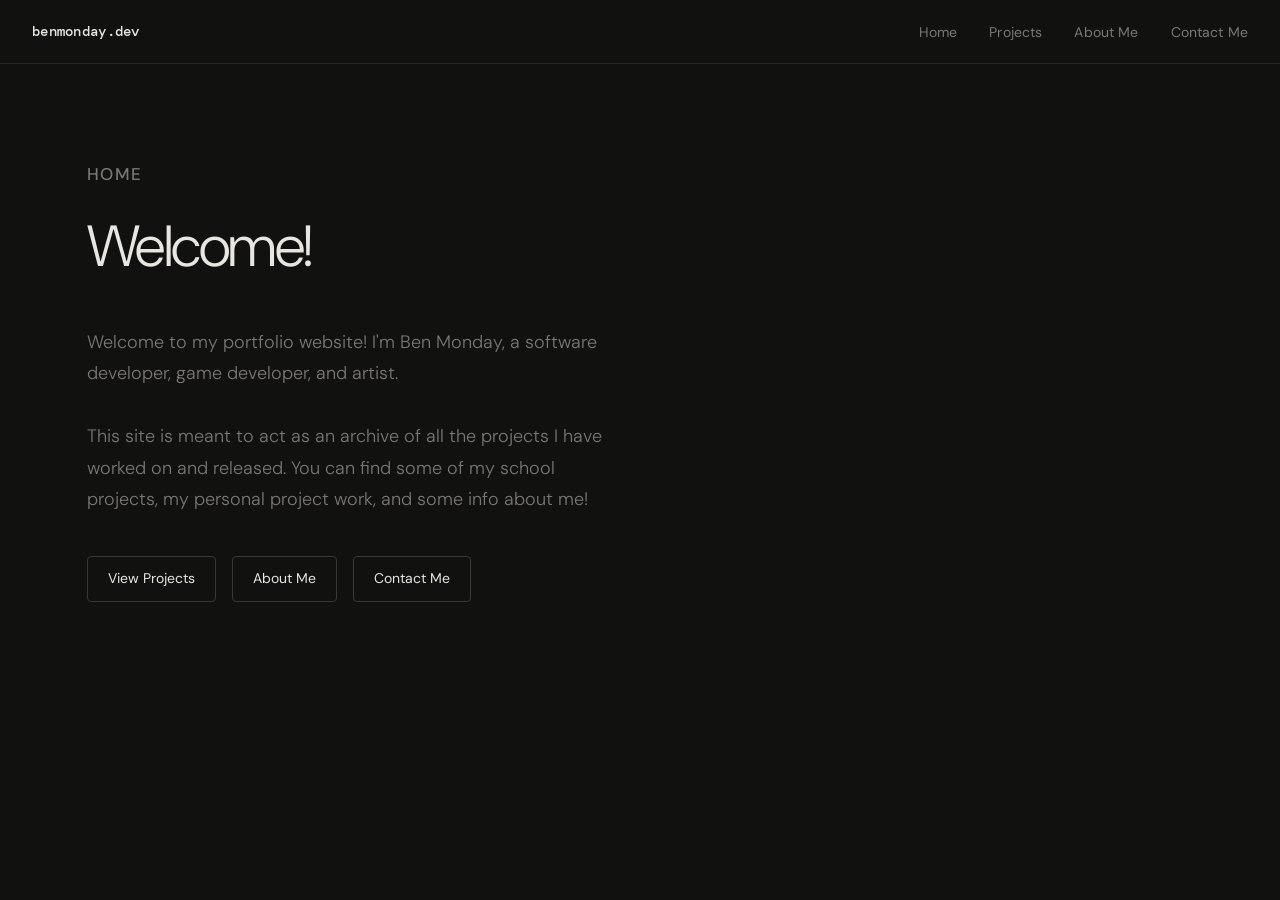
<file: index.html>
<!DOCTYPE html>
<html lang="en">
<head>
  <meta charset="UTF-8" />
  <meta name="viewport" content="width=device-width, initial-scale=1.0" />
  <title>Ben Monday - Portfolio</title>
  <link rel="preconnect" href="https://fonts.googleapis.com" />
  <link rel="preconnect" href="https://fonts.gstatic.com" crossorigin />
  <link href="https://fonts.googleapis.com/css2?family=DM+Mono:ital,wght@0,300;0,400;0,500;1,400&family=DM+Sans:ital,opsz,wght@0,9..40,300;0,9..40,400;0,9..40,500;1,9..40,300&display=swap" rel="stylesheet" />
  <link rel="stylesheet" href="style.css" />
</head>
<body>

  <canvas id="stars"></canvas>

  <nav>
    <a href="index.html" class="nav-logo">benmonday.dev</a>
    <ul class="nav-links">
      <li><a href="index.html">Home</a></li>
      <li><a href="projects.html">Projects</a></li>
      <!-- <li><a href="artwork.html">Artwork</a></li> -->
      <li><a href="about.html">About Me</a></li>
      <li><a href="contact.html">Contact Me</a></li>
    </ul>
  </nav>

  <main>
    <div class="container">
      <section class="hero">
        <h2>Home</h2>
        <h1>
          Welcome!
        </h1>
        <br>
        <p class="hero-desc">
          Welcome to my portfolio website! I'm Ben Monday, a software developer, game developer, and artist. <br> <br>
          This site is meant to act as an archive of all the projects I have worked on and released. You can find
          some of my school projects, my personal project work, and some info about me!
        </p>
        <div class="hero-cta">
          <a class="btn" href="projects.html">View Projects</a>
          <!-- <a class="btn" href="artwork.html">View Artwork</a> -->
          <a class="btn" href="about.html">About Me</a>
          <a class="btn" href="contact.html">Contact Me</a>
        </div>
      </section>
    </div>
  </main>

</body>
</html>
</file>
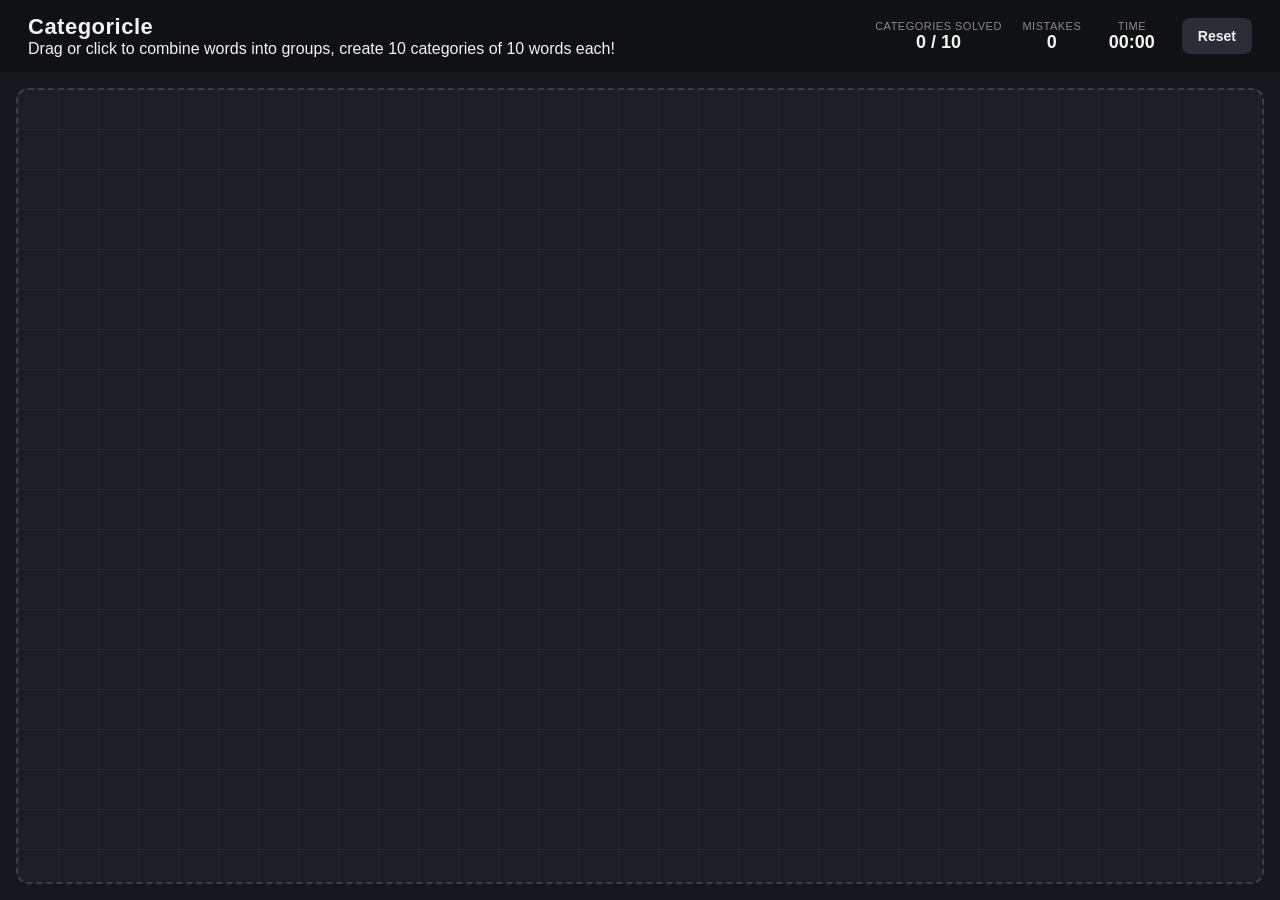
<file: Categoricle/index.html>
<!DOCTYPE html>
<html lang="en">
<head>
<meta charset="UTF-8">
<meta name="viewport" content="width=device-width, initial-scale=1.0">
<title>Categoricle</title>
<link rel="stylesheet" href="style.css">
</head>
<body>
  <header class="topbar">
    <div class="title-block">
      <h1>Categoricle</h1>
      <p1>Drag or click to combine words into groups, create 10 categories of 10 words each!</p1>
    </div>
    <div class="stats">
      <div class="stat">
        <span class="stat-label">Categories Solved</span>
        <span class="stat-value" id="solved">0 / 10</span>
      </div>
      <div class="stat">
        <span class="stat-label">Mistakes</span>
        <span class="stat-value" id="misses">0</span>
      </div>
      <div class="stat">
        <span class="stat-label">Time</span>
        <span class="stat-value" id="timer">00:00</span>
      </div>
      <!-- <button id="auto-solve-btn" title="Testing: instantly solve every category">Auto Solve (Test)</button> -->
      <button id="reset-btn">Reset</button>
    </div>
  </header>

  <main id="workspace" class="workspace">
    <canvas id="fireworks-canvas" class="fireworks-canvas"></canvas>
  </main>

  <div id="win-message" class="win-overlay hidden">
    <div class="win-card">
      <button id="win-close-btn" class="win-close" title="Close and keep playing" aria-label="Close">&times;</button>
      <h2>Puzzle Solved!</h2>
      <p id="win-stats"></p>
    </div>
  </div>

  <script src="script.js"></script>
</body>
</html>
</file>
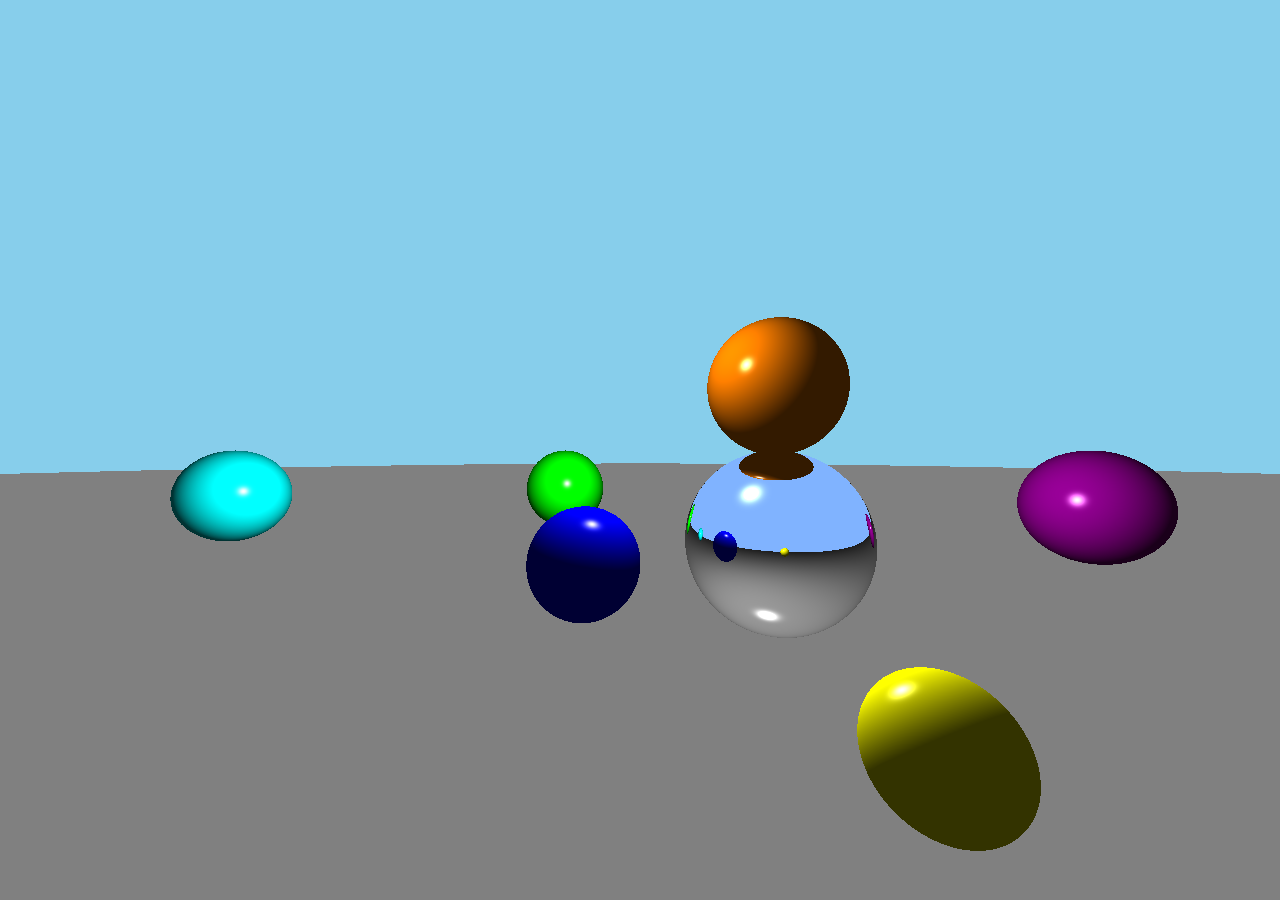
<file: Ray Tracer/index.html>
<!-- Content created using code provided from Dr. Ricks, in class code, and math from Ray Tracing In One Weekend-->
<!DOCTYPE html>
<html lang="en">
<head>
    <meta charset="UTF-8">
    <meta name="viewport" content="width=device-width, initial-scale=1.0">
    <title>Ray Tracer</title>
    <style>
        body, html {
            margin: 0;
            padding: 0;
            width: 100%;
            height: 100%;
            overflow: hidden;
        }
        canvas {
            display: block;
            width: 100%;
            height: 100%;
        }
    </style>
</head>
<body>
    <canvas id="canvas"></canvas>
    <script>
        // Vector 3 class
        class Vector3 {
            constructor(x, y, z) {
                this.x = x;
                this.y = y;
                this.z = z;
            }

            // Clamps the x, y, and z of the value within the specified range
            clamp(min, max) {
                const clampedX = Math.min(Math.max(this.x, min), max);
                const clampedY = Math.min(Math.max(this.y, min), max);
                const clampedZ = Math.min(Math.max(this.z, min), max);
                return new Vector3(clampedX, clampedY, clampedZ);
            }

            // Add a vector 3 object to the current vector 3
            add(v) {
                return new Vector3(this.x + v.x, this.y + v.y, this.z + v.z);
            }

            // Subtract a vector 3 object from the current vector 3
            sub(v) {
                return new Vector3(this.x - v.x, this.y - v.y, this.z - v.z);
            }

            // Multiply the vector 3 object by a scalar
            multiply(s) {
                return new Vector3(this.x * s, this.y * s, this.z * s);
            }

            // Get the dot product of 2 vector 3 objects
            dot(v) {
                return this.x * v.x + this.y * v.y + this.z * v.z;
            }

            // Get the cross product of 2 vector 3 objects
            cross(v) {
                return new Vector3(
                    this.y * v.z - this.z * v.y,
                    this.z * v.x - this.x * v.z,
                    this.x * v.y - this.y * v.x
                );
            }

            // Get the length of the vector 3 object
            length() {
                return Math.sqrt(this.x * this.x + this.y * this.y + this.z * this.z);
            }

            // Normalize the vector 3 object
            normalize() {
                const len = this.length();
                return new Vector3(this.x / len, this.y / len, this.z / len);
            }
        }

        // Ray class
        class Ray {
            constructor(origin, direction) {
                this.origin = origin;
                this.direction = direction.normalize();
            }

            // Calculate a a point on the ray
            pointAtParameter(t) {
                return this.origin.add(this.direction.multiply(t));
            }
        }

        // Sphere class
        class Sphere {
            constructor(center, radius) {
                this.center = center;
                this.radius = radius;
            }

            // Check for an intersection between the sphere and a ray
            intersect(ray) {
                const oc = ray.origin.sub(this.center);
                const a = ray.direction.dot(ray.direction);
                const b = 2.0 * oc.dot(ray.direction);
                const c = oc.dot(oc) - this.radius * this.radius;
                const discriminant = b * b - 4 * a * c;

                if (discriminant < 0) {
                    // No intersection, return -1
                    return -1;
                } else {
                    // Intersection
                    return (-b - Math.sqrt(discriminant)) / (2.0 * a);
                }
            }
        }

        // Light source position
        const lightPosition = new Vector3(0, 2.5, 6);

        function main() {
            // Setup scene
            const canvas = document.getElementById("canvas");
            const ctx = canvas.getContext("2d");
            const width = canvas.width = window.innerWidth;
            const height = canvas.height = window.innerHeight;
            const aspectRatio = width / height;
            const fov = 90 * Math.PI / 180;
            const origin = new Vector3(0, 1, 10);

            // Declare Speheres
            const spheres = [
                new Sphere(new Vector3(0, -10004, -20), 10000), // Large floor sphere
                new Sphere(new Vector3(1.5, 0, 5), 1), // Large black sphere (reflective)
                new Sphere(new Vector3(-2, 0, -2), 1), // Green sphere
                new Sphere(new Vector3(-.5, 0, 6), 0.5), // Blue sphere
                new Sphere(new Vector3(1, 0, 8.5), 0.25), // Yellow sphere
                new Sphere(new Vector3(8, 0, 2), 1), // Purple sphere
                new Sphere(new Vector3(-9, 0, 0), 1), // Cyan sphere
                new Sphere(new Vector3(1.5, 1.7, 5), 0.75), // Orange sphere (on top of reflective)
            ];

            // Add sphere colors
            spheres.forEach((sphere, index) => {
                const colors = [
                    new Vector3(0.5, 0.5, 0.5), // Floor sphere
                    new Vector3(0, 0.0, 0.0), // Red
                    new Vector3(0.0, 1.0, 0.0), // Green
                    new Vector3(0.0, 0.0, 1.0), // Blue
                    new Vector3(1.0, 1.0, 0.0), // Yellow
                    new Vector3(0.5, 0.0, 0.5), // Purple
                    new Vector3(0.0, 1.0, 1.0), // Cyan
                    new Vector3(1.0, 0.5, 0.0) // Orange
                ];
                sphere.color = colors[index];
                // Set the sphere at index 1 to be reflective
                sphere.reflection = index === 1 ? 1.0 : 0.0;
            });

            // Cast rays and render scene
            for (let j = height - 1; j >= 0; --j) {
                for (let i = 0; i < width; ++i) {
                    const u = i / width;
                    const v = j / height;

                    const x = (2 * u - 1) * Math.tan(fov / 2) * aspectRatio;
                    const y = (1 - 2 * v) * Math.tan(fov / 2);
                    const direction = new Vector3(x, y, -1).normalize();

                    const ray = new Ray(origin, direction);

                    let closestT = Infinity;
                    let closestSphere = null;

                    for (const sphere of spheres) {
                        const t = sphere.intersect(ray);
                        if (t > 0 && t < closestT) {
                            closestT = t;
                            closestSphere = sphere;
                        }
                    }

                    if (closestSphere) {
                        let color;
                        if (closestSphere === spheres[0]) {
                            color = closestSphere.color;
                        } else {
                            const intersectionPoint = ray.pointAtParameter(closestT);
                            const normal = intersectionPoint.sub(closestSphere.center).normalize();

                            const ambientColor = closestSphere.color.multiply(0.2);
                            const lightDirection = lightPosition.sub(intersectionPoint).normalize();
                            const diffuseIntensity = Math.max(0, normal.dot(lightDirection));
                            const diffuseColor = closestSphere.color.multiply(diffuseIntensity);

                            const viewDirection = ray.direction.multiply(-1).normalize();
                            const reflectionDirection = normal.multiply(2 * normal.dot(lightDirection)).sub(lightDirection).normalize();
                            const specularIntensity = Math.pow(Math.max(0, reflectionDirection.dot(viewDirection)), 50);
                            const specularColor = new Vector3(1, 1, 1).multiply(specularIntensity);

                            if (closestSphere.reflection > 0) {
                                const reflectedDirection = ray.direction.sub(normal.multiply(2 * ray.direction.dot(normal))).normalize();
                                const reflectedRay = new Ray(intersectionPoint, reflectedDirection);
                                const reflectionColor = trace(reflectedRay, spheres, 0).multiply(closestSphere.reflection);
                                color = ambientColor.add(diffuseColor).add(specularColor).add(reflectionColor);
                            } else {
                                color = ambientColor.add(diffuseColor).add(specularColor);
                            }
                        }
                        // Make sure the colors are within bounds
                        color = color.clamp(0, 1).multiply(255);
                        // Fill pixel color
                        ctx.fillStyle = `rgb(${color.x},${color.y},${color.z})`;
                    } else {
                        // Fill with sky color
                        ctx.fillStyle = "skyblue";
                    }
                    // Draw the pixel
                    ctx.fillRect(i, j, 1, 1);
                }
            }
        }

        // Trace function
        function trace(ray, spheres, depth) {
            if (depth > 5) return new Vector3(0, 0, 0);

            let closestT = Infinity;
            let closestSphere = null;

            // Find closest intersection
            for (const sphere of spheres) {
                const t = sphere.intersect(ray);
                if (t > 0 && t < closestT) {
                    closestT = t;
                    closestSphere = sphere;
                }
            }

            // Shader magic
            if (closestSphere) {
                const intersectionPoint = ray.pointAtParameter(closestT);
                const normal = intersectionPoint.sub(closestSphere.center).normalize();

                const ambientColor = closestSphere.color.multiply(0.2);
                const lightDirection = lightPosition.sub(intersectionPoint).normalize();
                const diffuseIntensity = Math.max(0, normal.dot(lightDirection));
                const diffuseColor = closestSphere.color.multiply(diffuseIntensity);

                const viewDirection = ray.direction.multiply(-1).normalize();
                const reflectionDirection = normal.multiply(2 * normal.dot(lightDirection)).sub(lightDirection).normalize();
                const specularIntensity = Math.pow(Math.max(0, reflectionDirection.dot(viewDirection)), 50);
                const specularColor = new Vector3(1, 1, 1).multiply(specularIntensity);

                if (closestSphere.reflection > 0) {
                    const reflectedDirection = ray.direction.sub(normal.multiply(2 * ray.direction.dot(normal))).normalize();
                    const reflectedRay = new Ray(intersectionPoint, reflectedDirection);
                    const reflectionColor = trace(reflectedRay, spheres, depth + 1).multiply(closestSphere.reflection);
                    return ambientColor.add(diffuseColor).add(specularColor).add(reflectionColor);
                } else {
                    return ambientColor.add(diffuseColor).add(specularColor);
                }
            } else {
                // Return sky color
                return new Vector3(0.5, 0.7, 1.0);
            }
        }

        // Call main
        main();
    </script>
</body>
</html>
</file>
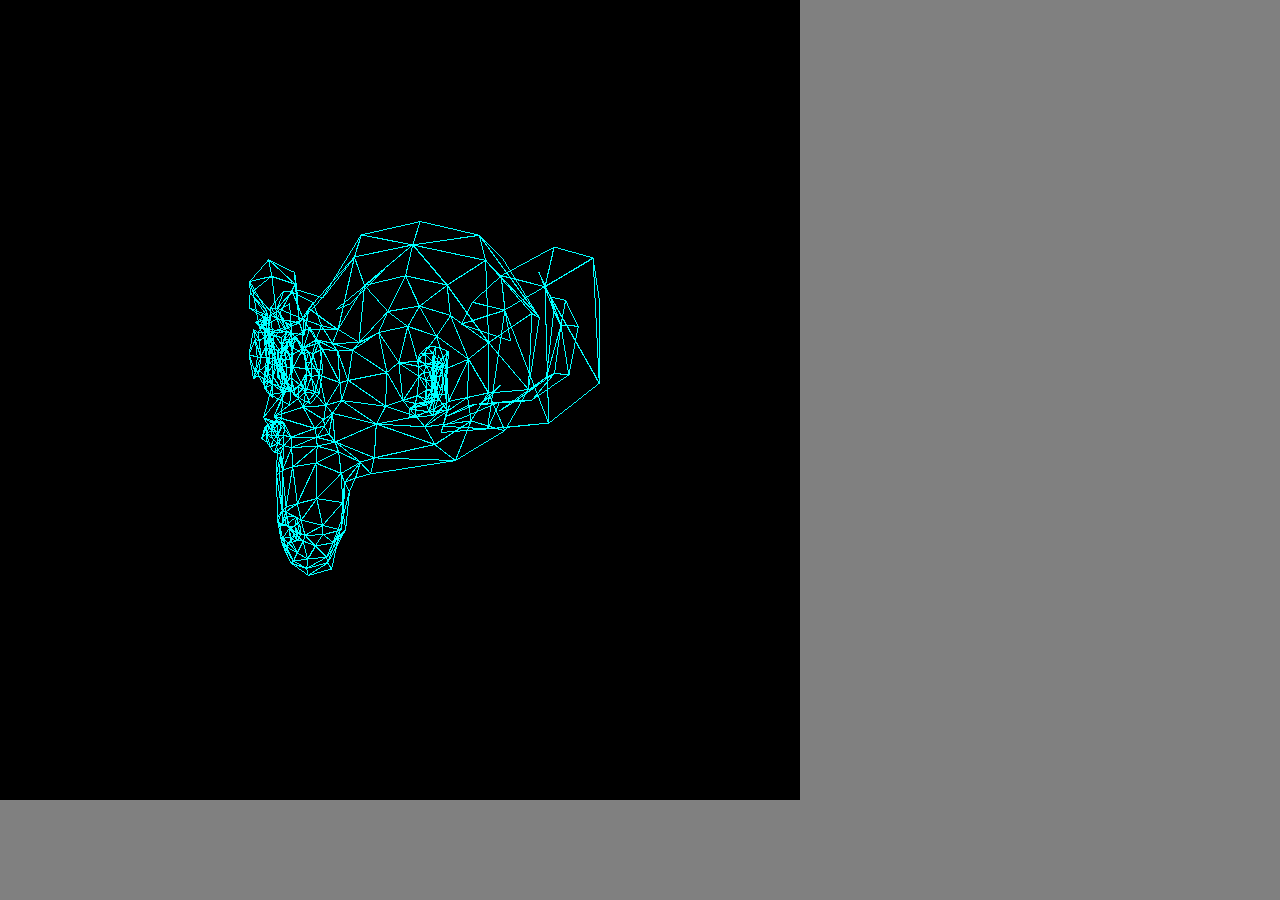
<file: Renderer/index.html>
<!DOCTYPE html>
<html>

<head>
  <title>OBJ Render</title>
  <style>
    * {
      margin: 0;
    }
  </style>
</head>

<body style="background-color: gray;">
  <canvas id="canv">

  </canvas>
  <!-- Class source files -->
  <script src="classes/Vertex2.js"></script>
  <script src="classes/Vertex3.js"></script>
  <script src="classes/Pixel.js"></script>
  <script src="classes/Edge.js"></script>
  <script src="classes/Triangle.js"></script>

  <!-- Models-->
  <!-- <script src="objs/cube.js"></script> -->
  <!-- <script src="objs/sphere.js"></script> -->
  <script src="objs/monkey.js"></script>


  <script>
    //Get a reference to the canvas we will draw to
    let canvas = document.querySelector("#canv");

    let bufferSize = 800;
    let scaleFactor = bufferSize/4;
    canvas.width = bufferSize;
    canvas.height = bufferSize
    let ctx = canvas.getContext("2d")
    ctx.fillStyle = "black"
    ctx.fillRect(0, 0, bufferSize, bufferSize)

    //Start parsing the obj file
    let lines = obj.split("\n")
    let vs = []
    let vns = []
    let vts = []
    let triangles = []

    for (let i = 0; i < lines.length; i++) {
      let split = lines[i].trim().split(" ")
      if (split[0] == "v") { //Handle vertex information
        let x = +split[1]
        let y = +split[2]
        let z = +split[3]

        //We are scaling and shifting so our model is in the middle of the canvas
        let v = new Vertex3(x * scaleFactor + bufferSize/2, y * scaleFactor + bufferSize/2, z * scaleFactor)
        vs.push(v)
      }
      if (split[0] == "vn") {//Handle normal information
        let x = +split[1]
        let y = +split[2]
        let z = +split[3]
        let vn = new Vertex3(x, y, z)
        vns.push(vn)
      }
      if (split[0] == "vt") {//Handle UV (texture) coordinate information
        let u = +split[1]
        let v = +split[2]
        let vt = new Vertex2(u, v)
        vts.push(vt)
      }
      if (split[0] == "f") {//Handle information about each triangle
        let one = split[1]
        let two = split[2]
        let three = split[3]
        let groups = [one, two, three]
        let points = []
        for (let i = 0; i < 3; i++) {
          let group = groups[i].split("/")
          let vIndex = +group[0] - 1
          let vnIndex = +group[1] - 1
          let vtIndex = +group[2] - 1

          let v = vs[vIndex]
          let vn = vns[vnIndex]
          let vt = vts[vtIndex]

          points.push(v)
        }

        let triangle = new Triangle(points[0], points[1], points[2])
        triangles.push(triangle)
      }
    }
    //End obj parsing


    let zBuffer = []

    let bufferWidth = bufferSize
    let bufferHeight = bufferSize

    function rotate(x, y, angle) {
      let _x = x - bufferSize/2
      let _y = y;
      let _r = Math.sqrt(_x ** 2 + _y ** 2)
      let _tan = Math.atan2(_y, _x);
      let _angle = _tan + angle;
      let _x2 = Math.cos(_angle) * _r;
      let _y2 = Math.sin(_angle) * _r;
      return { x: _x2 + bufferSize/2, y: _y2 }
    }


    let useAnimation = true;

    /**
     * Render the obj to the screen
     */
    function render() {

      let usePerspective = true;
      let useBackFaceCulling = true;
      let useOneTriangle = false;

      //First clear the zBuffer
      zBuffer = [];
      for (let x = 0; x < bufferWidth; x++) {
        let col = []
        for (let y = 0; y < bufferHeight; y++) {
          col.push(new Pixel(x, y, 0, 0, 0, 1000))
        }
        zBuffer.push(col)
      }

      //Loop over all the triangles
      //And draw them to the screen
      for (let index = 0; index < triangles.length; index++) {

        //Just show one triangle for debugging
        if (useOneTriangle)
          if (index != 1) continue;

        //Get clones of the current triangle vertices
        //so that we don't alter the original geometry
        let one = triangles[index].vertexOne.getClone()
        let two = triangles[index].vertexTwo.getClone()
        let three = triangles[index].vertexThree.getClone()

        //Update the rotation if we are doing a simple animation
        if (useAnimation) {
          let angle = tick / 10

          let out = rotate(one.x, one.z, angle);
          one.x = out.x;
          one.z = out.y;

          out = rotate(two.x, two.z, angle);
          two.x = out.x;
          two.z = out.y;

          out = rotate(three.x, three.z, angle)
          three.x = out.x;
          three.z = out.y;
        }


        //Setup the camera information for perspective calculations
        let cameraFromZ = bufferSize/2 + bufferSize/8 +5
        let cameraToZ = bufferSize/8+5
        let cameraLengthZ = cameraFromZ - cameraToZ

        //Track the points once we do perspective
        let points = [one, two, three];

        //Loop over the points and apply perspective
        if (usePerspective) {
          for (const point of points) {
            let distanceZ = cameraFromZ - point.z
            let offsetX = point.x - bufferSize / 2;
            let ratioX = offsetX / distanceZ;
            let newValueX = ratioX * cameraLengthZ;
            point.x = newValueX + bufferSize / 2;

            let offsetY = point.y - bufferSize / 2;
            let ratioY = offsetY / distanceZ;
            let newValueY = ratioY * cameraLengthZ;
            // Invert Y
            point.y = bufferSize - (newValueY + bufferSize / 2);
          }
        }


        let twoOne = two.getSubtract(one);
        let threeOne = three.getSubtract(one);
        let cross = twoOne.getCross(threeOne).getNormalized();
        let normal = cross.getNormalized();
        if (useBackFaceCulling) {
          if (normal.z < 0)
            continue;
        }

        //Draw the triangle onto the zBuffer
        let a = new Vertex2(one.x, one.y);
        let b = new Vertex2(two.x, two.y);
        let c = new Vertex2(three.x, three.y);

        let e1 = new Edge(a, b);
        let e2 = new Edge(b, c);
        let e3 = new Edge(c, a);

        let pixels1 = e1.getPixels();
        let pixels2 = e2.getPixels();
        let pixels3 = e3.getPixels();

        let allEdgePixels = [...pixels1, ...pixels2, ...pixels3]
        let minY = Math.min(...allEdgePixels.map(p => p.y));
        let maxY = Math.max(...allEdgePixels.map(p => p.y));

        for (let pixel of allEdgePixels) {
          let x = Math.max(0, pixel.x);
          let y = Math.max(0, pixel.y);
          zBuffer[x][y] = pixel
        }
      }

      // Draw the buffer

      for (let x = 0; x < bufferWidth; x++) {
        for (let y = 0; y < bufferHeight; y++) {
          let pixel = zBuffer[x][y]
          ctx.fillStyle = `rgb(${pixel.r},${pixel.g},${pixel.b})`;
          ctx.fillRect(pixel.x, pixel.y, 1, 1)
        }
      }

      //Increment the tick for animation purposes
      tick++;
    }

    //Keep track of how many frames we have seen so that we can 
    //do simple animation if we want.


    let tick = 0;

    if (useAnimation) {
      setInterval(render, 100)
    }
    else {
      render()
    }

  </script>
</body>

</html>
</file>
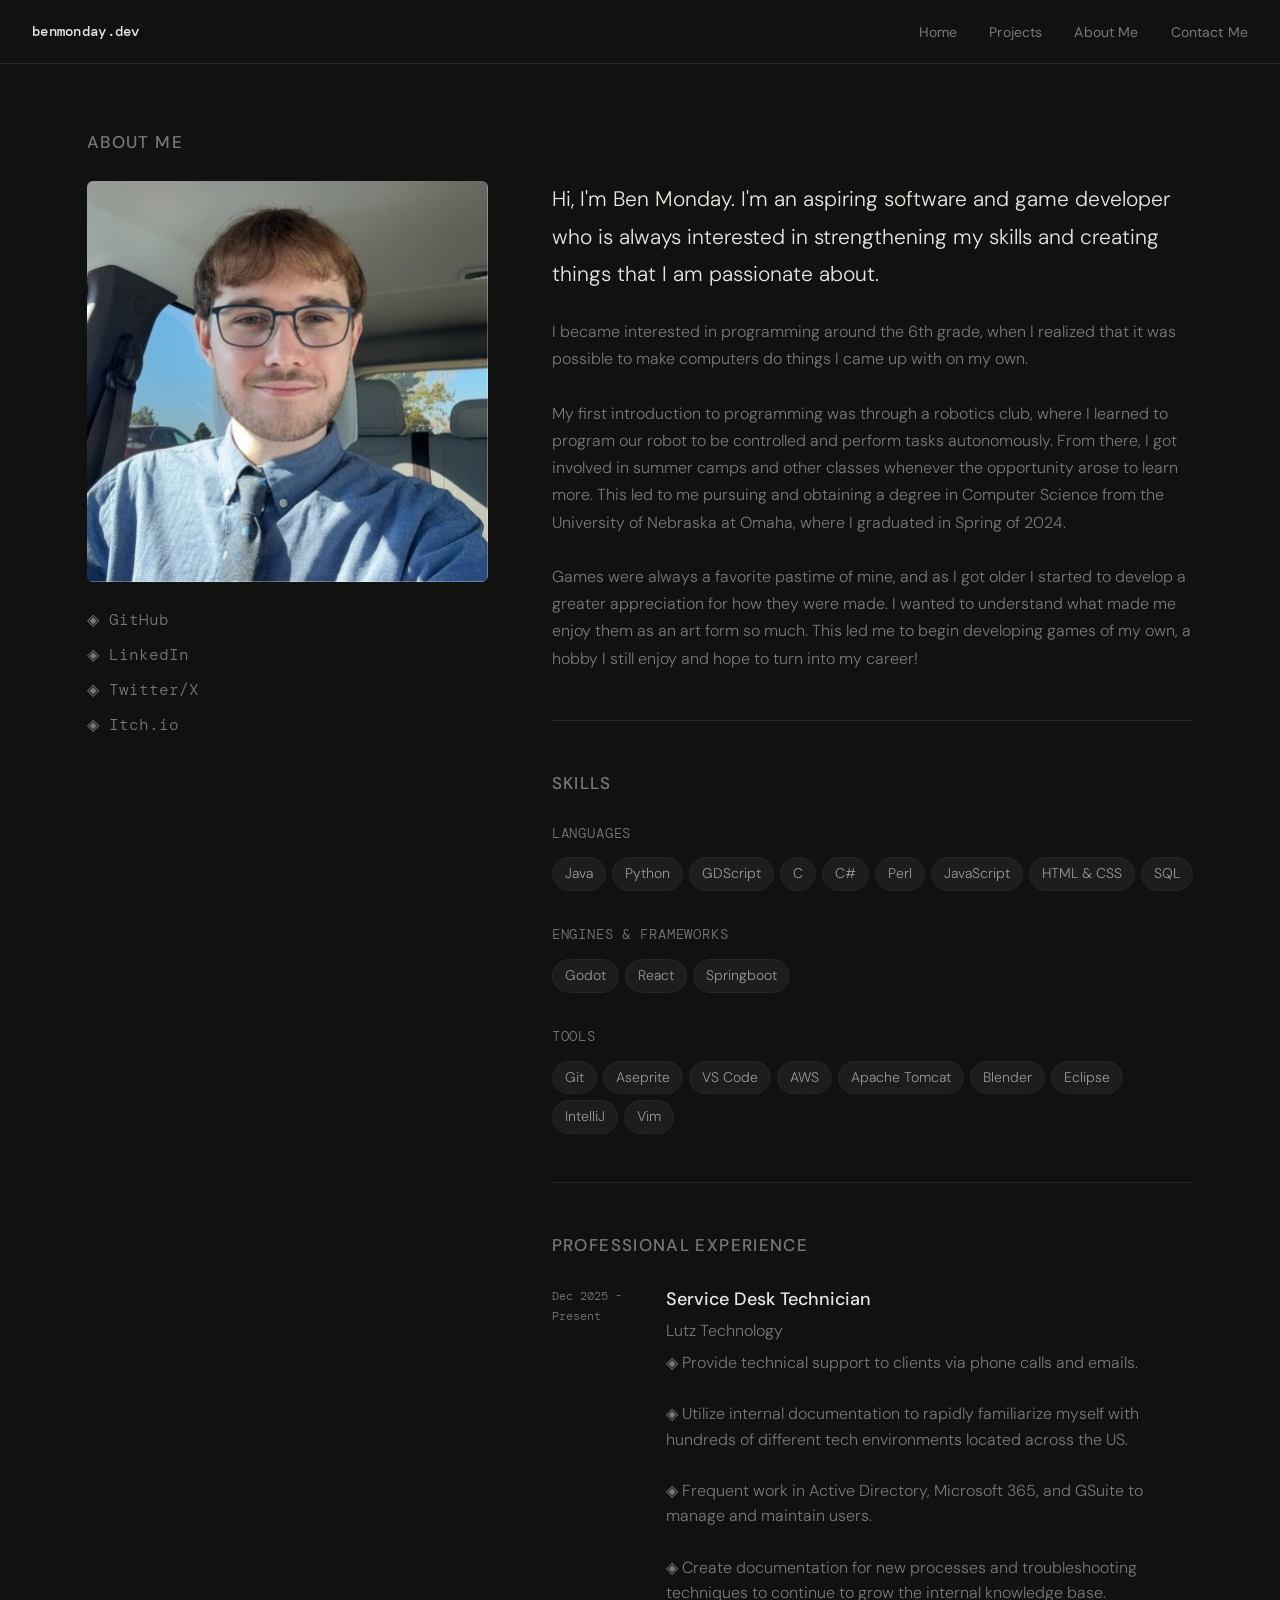
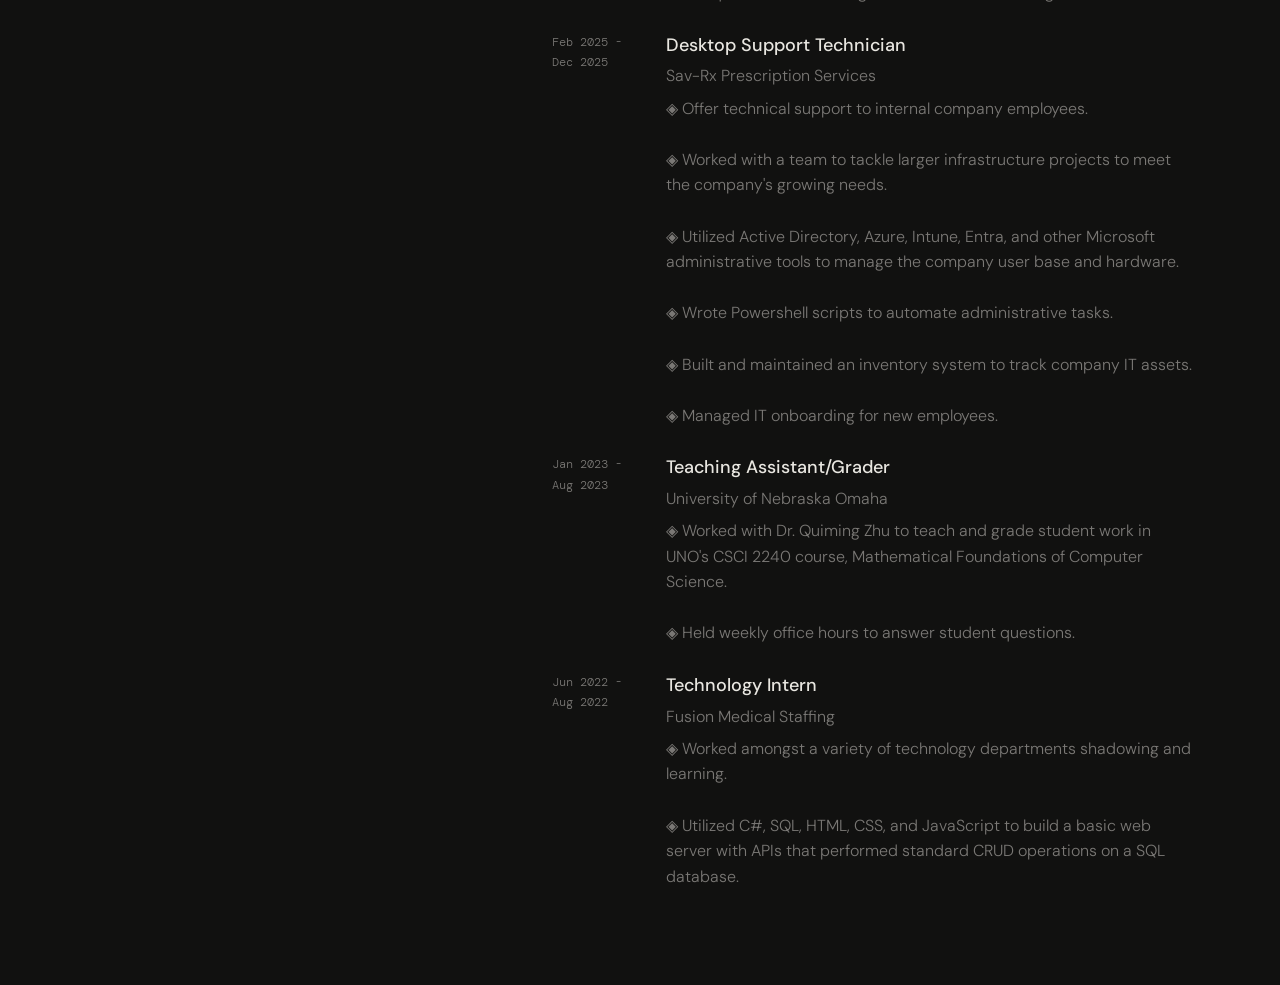
<file: about.html>
<!DOCTYPE html>
<html lang="en">
<head>
  <meta charset="UTF-8" />
  <meta name="viewport" content="width=device-width, initial-scale=1.0" />
  <title>Ben Monday - About</title>
  <link rel="preconnect" href="https://fonts.googleapis.com" />
  <link rel="preconnect" href="https://fonts.gstatic.com" crossorigin />
  <link href="https://fonts.googleapis.com/css2?family=DM+Mono:ital,wght@0,300;0,400;0,500;1,400&family=DM+Sans:ital,opsz,wght@0,9..40,300;0,9..40,400;0,9..40,500;1,9..40,300&display=swap" rel="stylesheet" />
  <link rel="stylesheet" href="style.css" />
</head>
<body>

  <canvas id="stars"></canvas>

  <nav>
    <a href="index.html" class="nav-logo">benmonday.dev</a>
    <ul class="nav-links">
      <li><a href="index.html">Home</a></li>
      <li><a href="projects.html">Projects</a></li>
      <!-- <li><a href="artwork.html">Artwork</a></li> -->
      <li><a href="about.html">About Me</a></li>
      <li><a href="contact.html">Contact Me</a></li>
    </ul>
  </nav>

  <main>
    <div class="container">
      <h2>About Me</h2>

      <div class="about-grid">

        <!-- Sidebar -->
        <aside class="about-sidebar">
          <div class="avatar">
            <img src="assets/ben.png" alt="Ben Monday" style="width:100%; height:100%; object-fit:cover;" />
          </div>

          <ul class="contact-list">
            <li><a href="https://github.com/benmonday" target="_blank">◈ GitHub</a></li>
            <li><a href="https://www.linkedin.com/in/ben-monday/" target="_blank">◈ LinkedIn</a></li>
            <li><a href="https://x.com/ih8mondays57" target="_blank">◈ Twitter/X</a></li>
            <li><a href="https://ih8mondays57.itch.io/" target="_blank">◈ Itch.io</a></li>
            <!--<li><a href="https://ih8mondays57.itch.io/" target="_blank">◈ Resume</a></li>-->
          </ul>
        </aside>

        <!-- ABout me -->
        <div>
          <p style="font-size:21px; color:var(--text); font-weight:300; line-height:1.8; margin-bottom:24px;">
            Hi, I'm Ben Monday. I'm an aspiring software and game developer
            who is always interested in strengthening my skills and creating
            things that I am passionate about. 
          </p>
          <p>
            I became interested in programming around the 6th grade, when I realized that
            it was possible to make computers do things I came up with on my own. <br><br>
     
            My first introduction to programming was through a robotics club, where I learned to program our robot 
            to be controlled and perform tasks autonomously. From there, I got involved in summer camps
            and other classes whenever the opportunity arose to learn more. This led to me pursuing and obtaining
            a degree in Computer Science from the University of Nebraska at Omaha, where I graduated in Spring of
            2024.<br><br>

            Games were always a favorite pastime of mine, and as I got older I started to
            develop a greater appreciation for how they were made. I wanted to understand 
            what made me enjoy them as an art form so much. This led me to begin developing games of my own, a hobby
            I still enjoy and hope to turn into my career!
          </p>

          <hr class="divider" />

          <!-- Skills -->
          <div class="skills-section">
            <h2>Skills</h2>

            <div class="skill-group">
              <div class="skill-group-title">Languages</div>
              <div class="skill-pills">
                <span class="skill-pill">Java</span>
                <span class="skill-pill">Python</span>
                <span class="skill-pill">GDScript</span>
                <span class="skill-pill">C</span>
                <span class="skill-pill">C#</span>
                <span class="skill-pill">Perl</span>
                <span class="skill-pill">JavaScript</span>
                <span class="skill-pill">HTML & CSS</span>
                <span class="skill-pill">SQL</span>
              </div>
            </div>

            <div class="skill-group">
              <div class="skill-group-title">Engines &amp; Frameworks</div>
              <div class="skill-pills">
                <span class="skill-pill">Godot</span>
                <span class="skill-pill">React</span>
                <span class="skill-pill">Springboot</span>
              </div>
            </div>

            <div class="skill-group">
              <div class="skill-group-title">Tools</div>
              <div class="skill-pills">
                <span class="skill-pill">Git</span>
                <span class="skill-pill">Aseprite</span>
                <span class="skill-pill">VS Code</span>
                <span class="skill-pill">AWS</span>
                <span class="skill-pill">Apache Tomcat</span>
                <span class="skill-pill">Blender</span>
                <span class="skill-pill">Eclipse</span>
                <span class="skill-pill">IntelliJ</span>
                <span class="skill-pill">Vim</span>
              </div>
            </div>
          </div>

          <hr class="divider" />

          <!-- Experience -->
          <h2>Professional Experience</h2>
          <div class="timeline">

            <div class="timeline-item">
              <span class="timeline-date"> Dec 2025 - Present</span>
              <div>
                <div class="timeline-role">Service Desk Technician</div>
                <div class="timeline-org">Lutz Technology</div>
                <p class="timeline-desc">◈ Provide technical support to clients via phone calls and emails.<br><br>
                ◈ Utilize internal documentation to rapidly familiarize myself with hundreds of different tech environments located across the US.<br><br>
                ◈ Frequent work in Active Directory, Microsoft 365, and GSuite to manage and maintain users.<br><br>
                ◈ Create documentation for new processes and troubleshooting techniques to continue to grow the internal knowledge base.
                </p>
              </div>
            </div>

            <div class="timeline-item">
              <span class="timeline-date">Feb 2025 - Dec 2025</span>
              <div>
                <div class="timeline-role">Desktop Support Technician</div>
                <div class="timeline-org">Sav-Rx Prescription Services</div>
                <p class="timeline-desc">◈ Offer technical support to internal company employees. <br><br>
                  ◈ Worked with a team to tackle larger infrastructure projects to meet the company's growing needs. <br><br>
                  ◈ Utilized Active Directory, Azure, Intune, Entra, and other Microsoft administrative tools to manage the company user base and hardware. <br><br>
                  ◈ Wrote Powershell scripts to automate administrative tasks. <br><br>
                  ◈ Built and maintained an inventory system to track company IT assets. <br><br>
                  ◈ Managed IT onboarding for new employees.
                </p>
              </div>
            </div>

            <div class="timeline-item">
              <span class="timeline-date">Jan 2023 - Aug 2023</span>
              <div>
                <div class="timeline-role">Teaching Assistant/Grader</div>
                <div class="timeline-org">University of Nebraska Omaha</div>
                <p class="timeline-desc">◈ Worked with Dr. Quiming Zhu to teach and grade student work in UNO's CSCI 2240 course, Mathematical Foundations of Computer Science.<br><br>
                  ◈ Held weekly office hours to answer student questions.
                </p>
              </div>
            </div>

            <div class="timeline-item">
              <span class="timeline-date">Jun 2022 - Aug 2022</span>
              <div>
                <div class="timeline-role">Technology Intern</div>
                <div class="timeline-org">Fusion Medical Staffing</div>
                <p class="timeline-desc">◈ Worked amongst a variety of technology departments shadowing and learning. <br><br>
                  ◈ Utilized C#, SQL, HTML, CSS, and JavaScript to build a basic web server with APIs that performed standard CRUD operations on a SQL database.

                </p>
              </div>
            </div>

          </div>
        </div>
      </div>
    </div>
  </main>
</body>
</html>
</file>
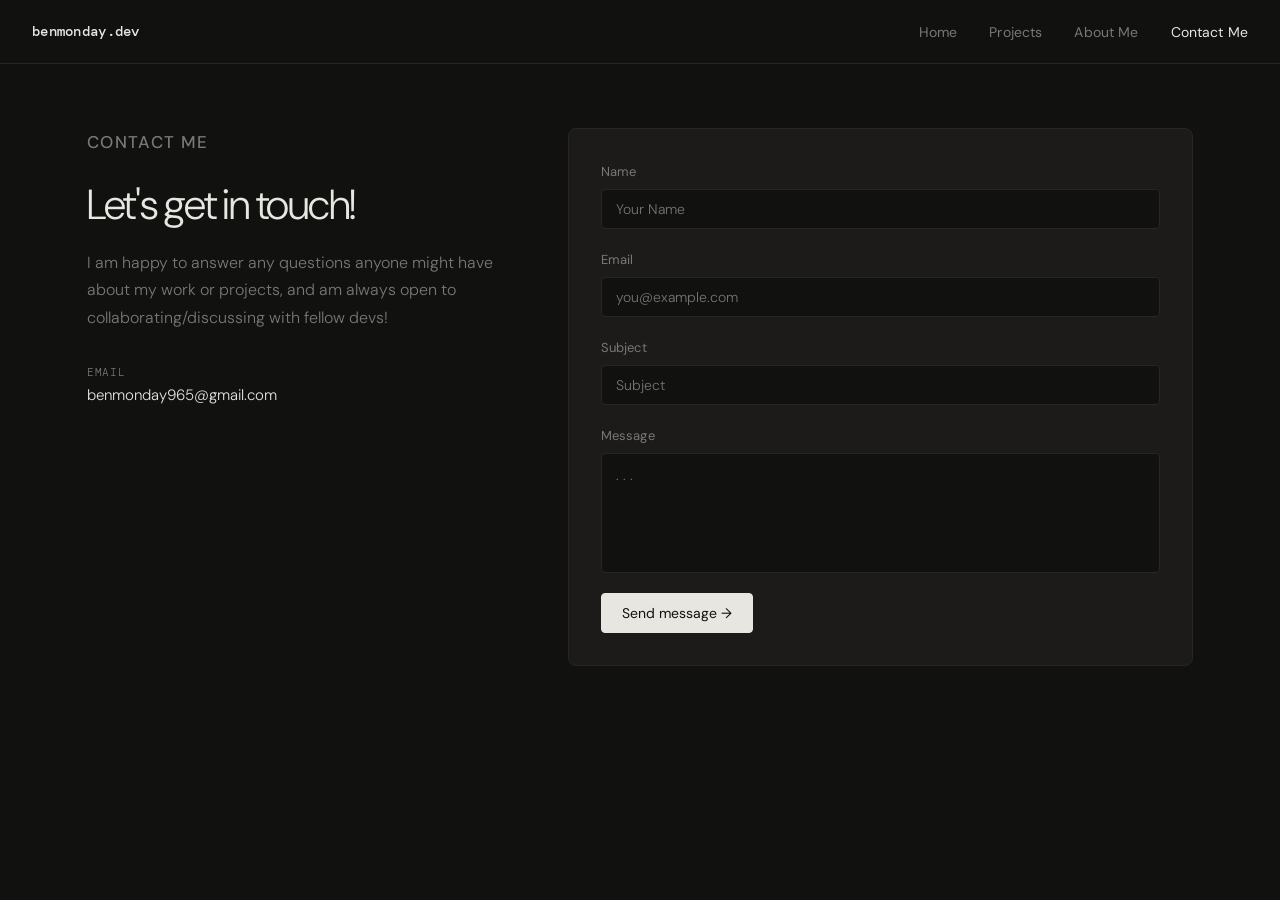
<file: contact.html>
<!DOCTYPE html>
<html lang="en">
<head>
  <meta charset="UTF-8" />
  <meta name="viewport" content="width=device-width, initial-scale=1.0" />
  <title>Ben Monday - Contact</title>
  <link rel="preconnect" href="https://fonts.googleapis.com" />
  <link rel="preconnect" href="https://fonts.gstatic.com" crossorigin />
  <link href="https://fonts.googleapis.com/css2?family=DM+Mono:ital,wght@0,300;0,400;0,500;1,400&family=DM+Sans:ital,opsz,wght@0,9..40,300;0,9..40,400;0,9..40,500;1,9..40,300&display=swap" rel="stylesheet" />
  <link rel="stylesheet" href="style.css" />
</head>
<body>

  <canvas id="stars"></canvas>

  <nav>
    <a href="index.html" class="nav-logo">benmonday.dev</a>
    <ul class="nav-links">
      <li><a href="index.html">Home</a></li>
      <li><a href="projects.html">Projects</a></li>
      <!-- <li><a href="artwork.html">Artwork</a></li> -->
      <li><a href="about.html">About Me</a></li>
      <li><a href="contact.html">Contact Me</a></li>
    </ul>
  </nav>

  <main>
    <div class="container">
      <div class="contact-layout">

        <div class="contact-intro">
          <h2>Contact Me</h2>
          <h1 style="font-size:42px;">Let's get in touch!</h1>
          <p style="margin-top: 16px;">
            I am happy to answer any questions anyone might have about my work or projects, and am always open to collaborating/discussing with fellow devs!
          </p>

          <div class="contact-method">
            <div class="method-item">
              <span class="method-label">Email</span>
              <a href="mailto:benmonday965@gmail.com" class="method-value">benmonday965@gmail.com</a>
            </div>
          </div>
        </div>

        <form class="contact-form" id="contact-form" onsubmit="handleSubmit(event)">
          <div class="form-group">
            <label for="name">Name</label>
            <input type="text" id="name" name="name" placeholder="Your Name" required />
          </div>
          <div class="form-group">
            <label for="email">Email</label>
            <input type="email" id="email" name="email" placeholder="you@example.com" required />
          </div>
          <div class="form-group">
            <label for="subject">Subject</label>
            <input type="text" id="subject" name="subject" placeholder="Subject" />
          </div>
          <div class="form-group">
            <label for="message">Message</label>
            <textarea id="message" name="message" placeholder=". . ." required></textarea>
          </div>
          <button type="submit" class="btn btn-fill form-submit">Send message →</button>
          <p id="form-status" style="margin-top:12px; font-size:14px; display:none;"></p>
        </form>

      </div>
    </div>
  </main>

  <script>
    const page = window.location.pathname.split('/').pop() || 'index.html';
    document.querySelectorAll('.nav-links a').forEach(a => {
      if (a.getAttribute('href') === page) a.classList.add('active');
    });

    async function handleSubmit(e) {
      e.preventDefault();
      const form = e.target;
      const btn = form.querySelector('[type="submit"]');
      const status = document.getElementById('form-status');

      btn.textContent = 'Sending…';
      btn.disabled = true;

      try {
        const res = await fetch('https://formspree.io/f/xdajzrry', {
          method: 'POST',
          body: new FormData(form),
          headers: { 'Accept': 'application/json' }
        });

        if (res.ok) {
          btn.textContent = 'Sent ✓';
          btn.style.opacity = '0.6';
          form.reset();
          status.textContent = 'Thanks for reaching out! I\'ll get back to you as soon as I can!';
          status.style.color = '#7ecfad';
        } else {
          throw new Error();
        }
      } catch {
        btn.textContent = 'Send message →';
        btn.disabled = false;
        status.textContent = 'Something went wrong. Please try again or email me directly.';
        status.style.color = '#e07a7a';
      }

      status.style.display = 'block';
    }
  </script>

</body>
</html>
</file>
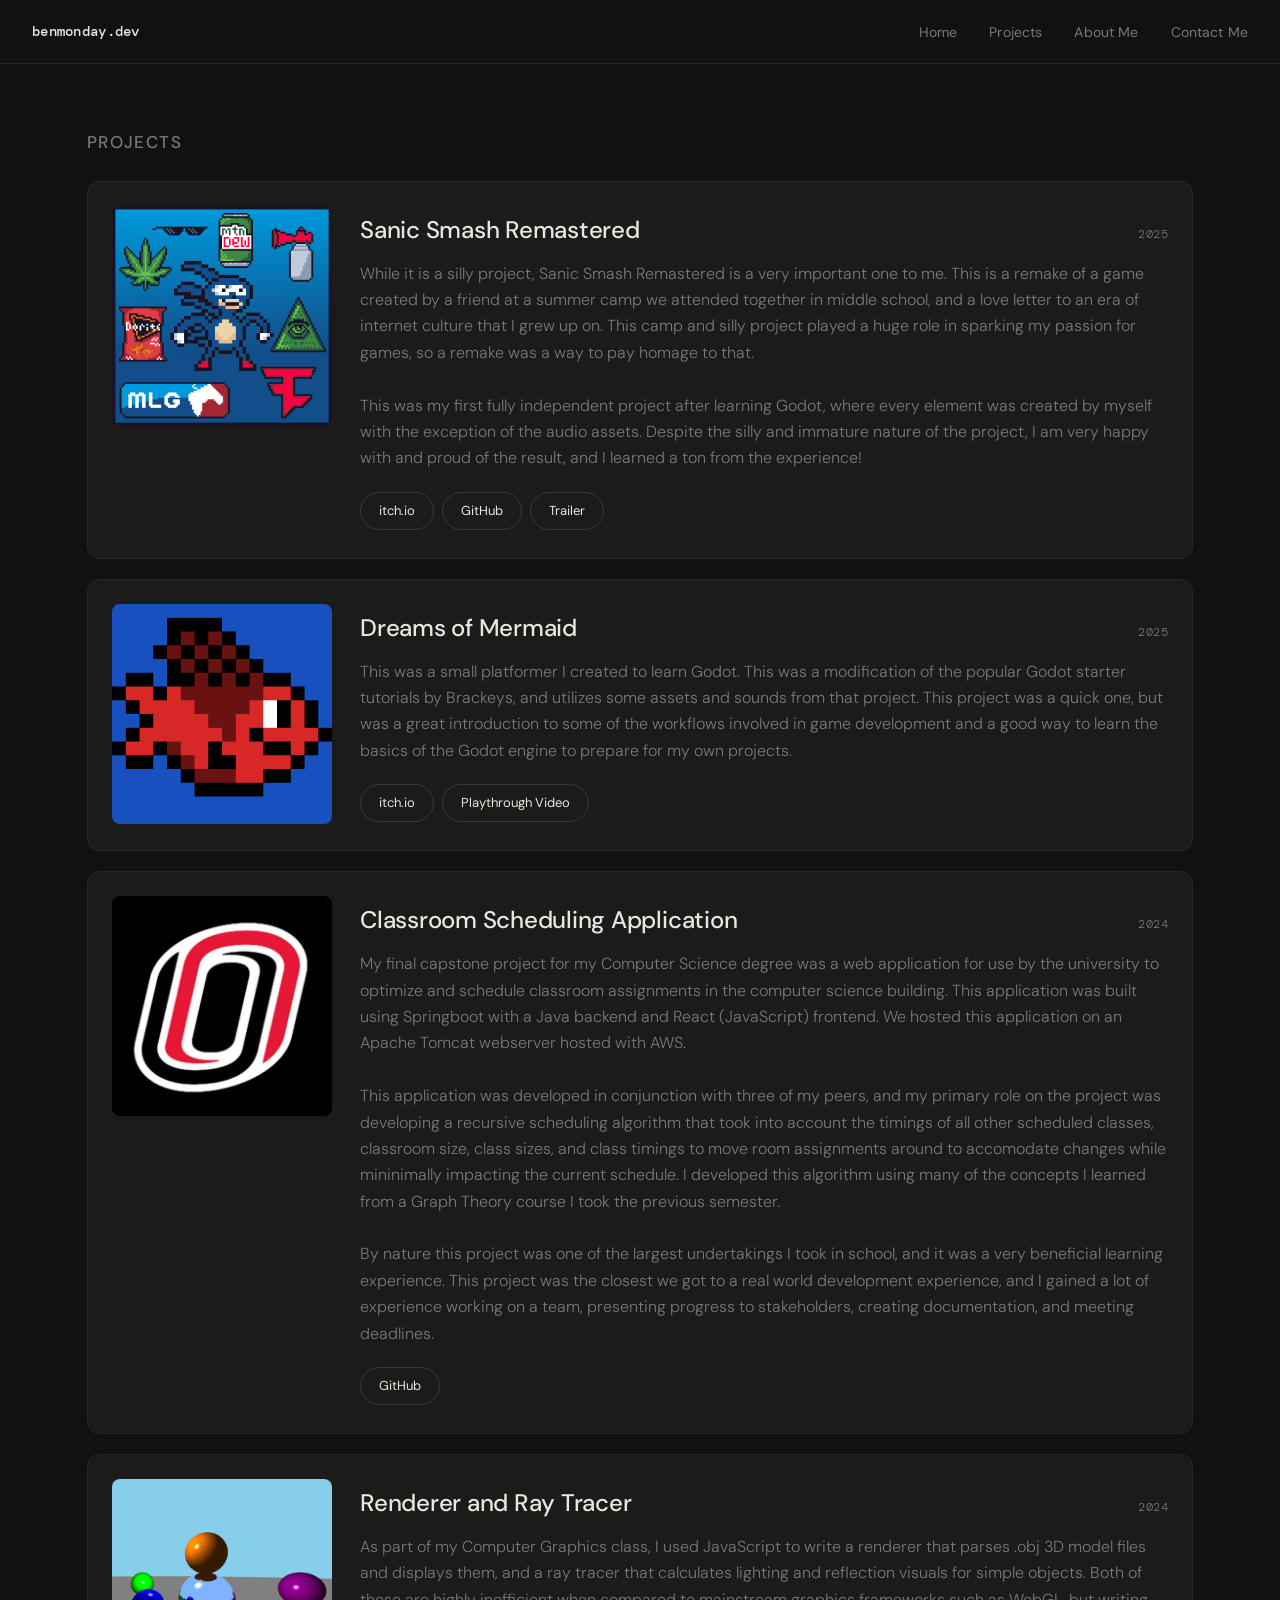
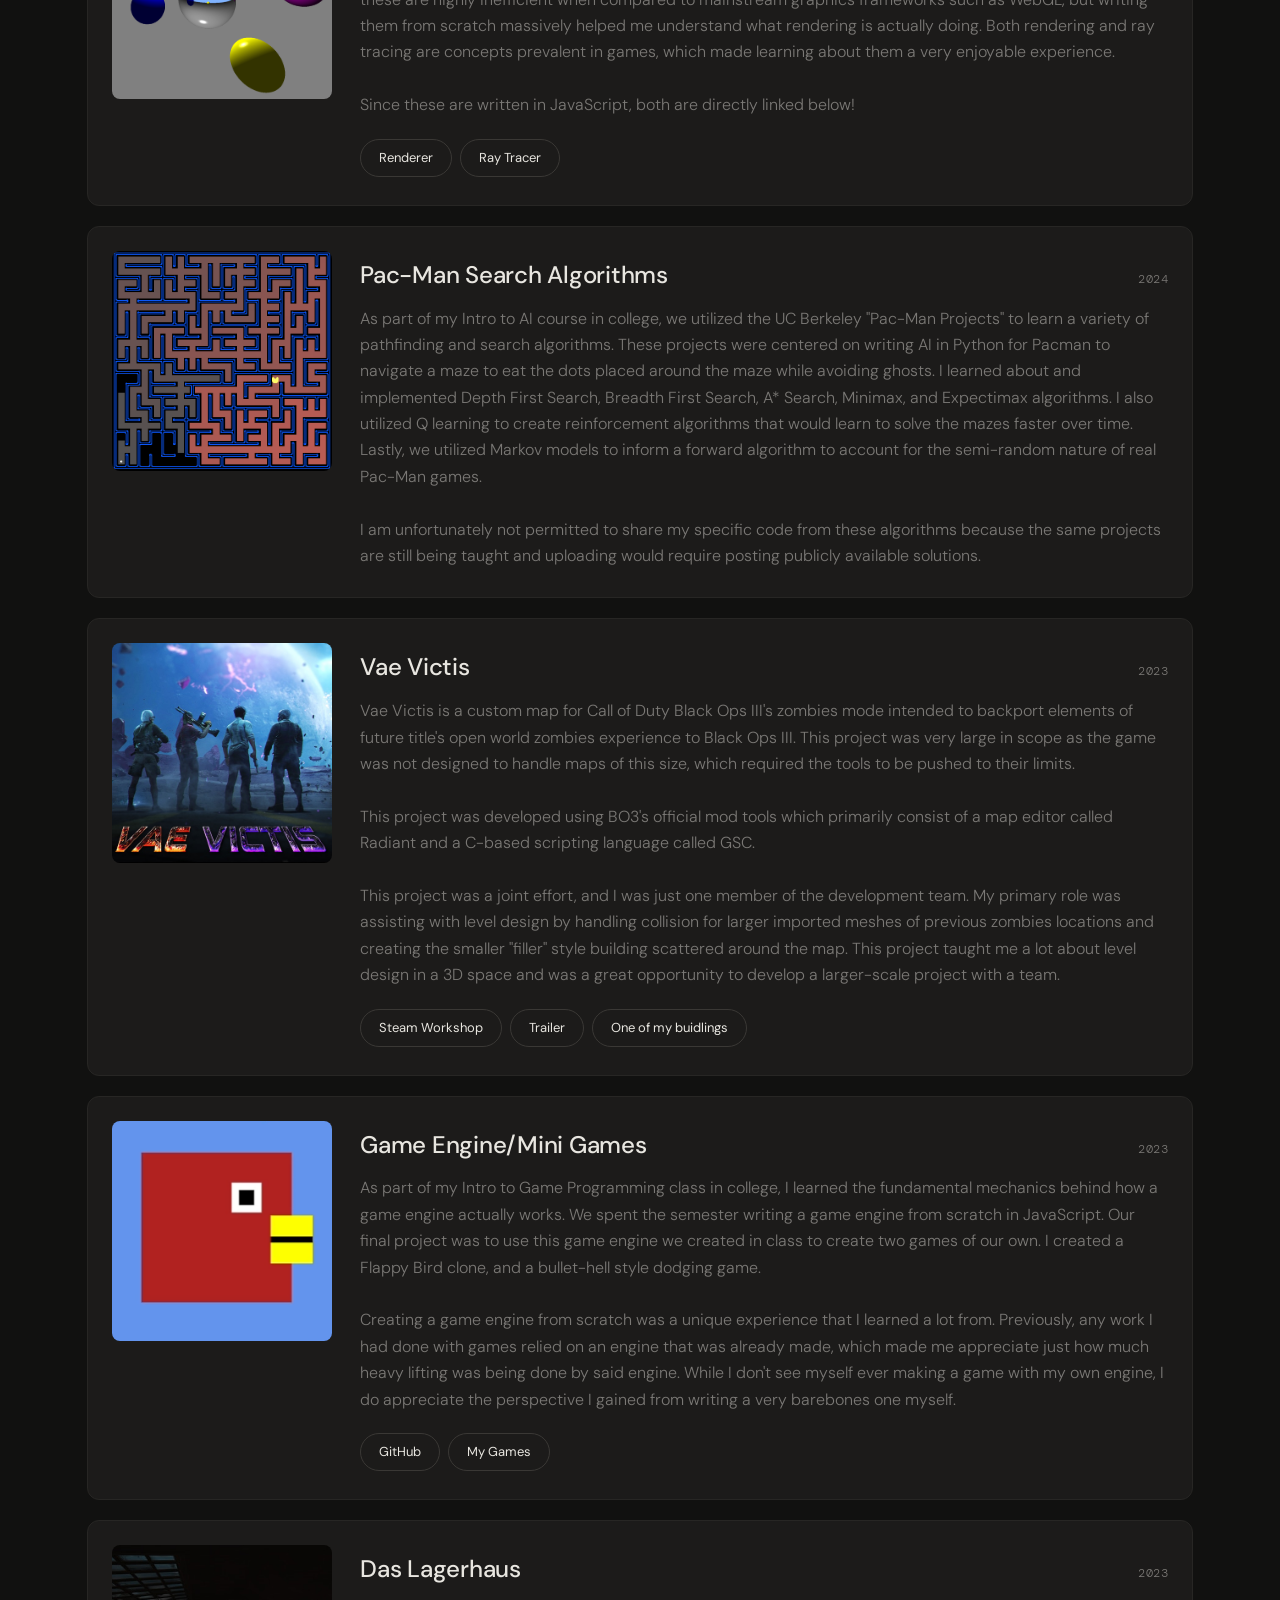
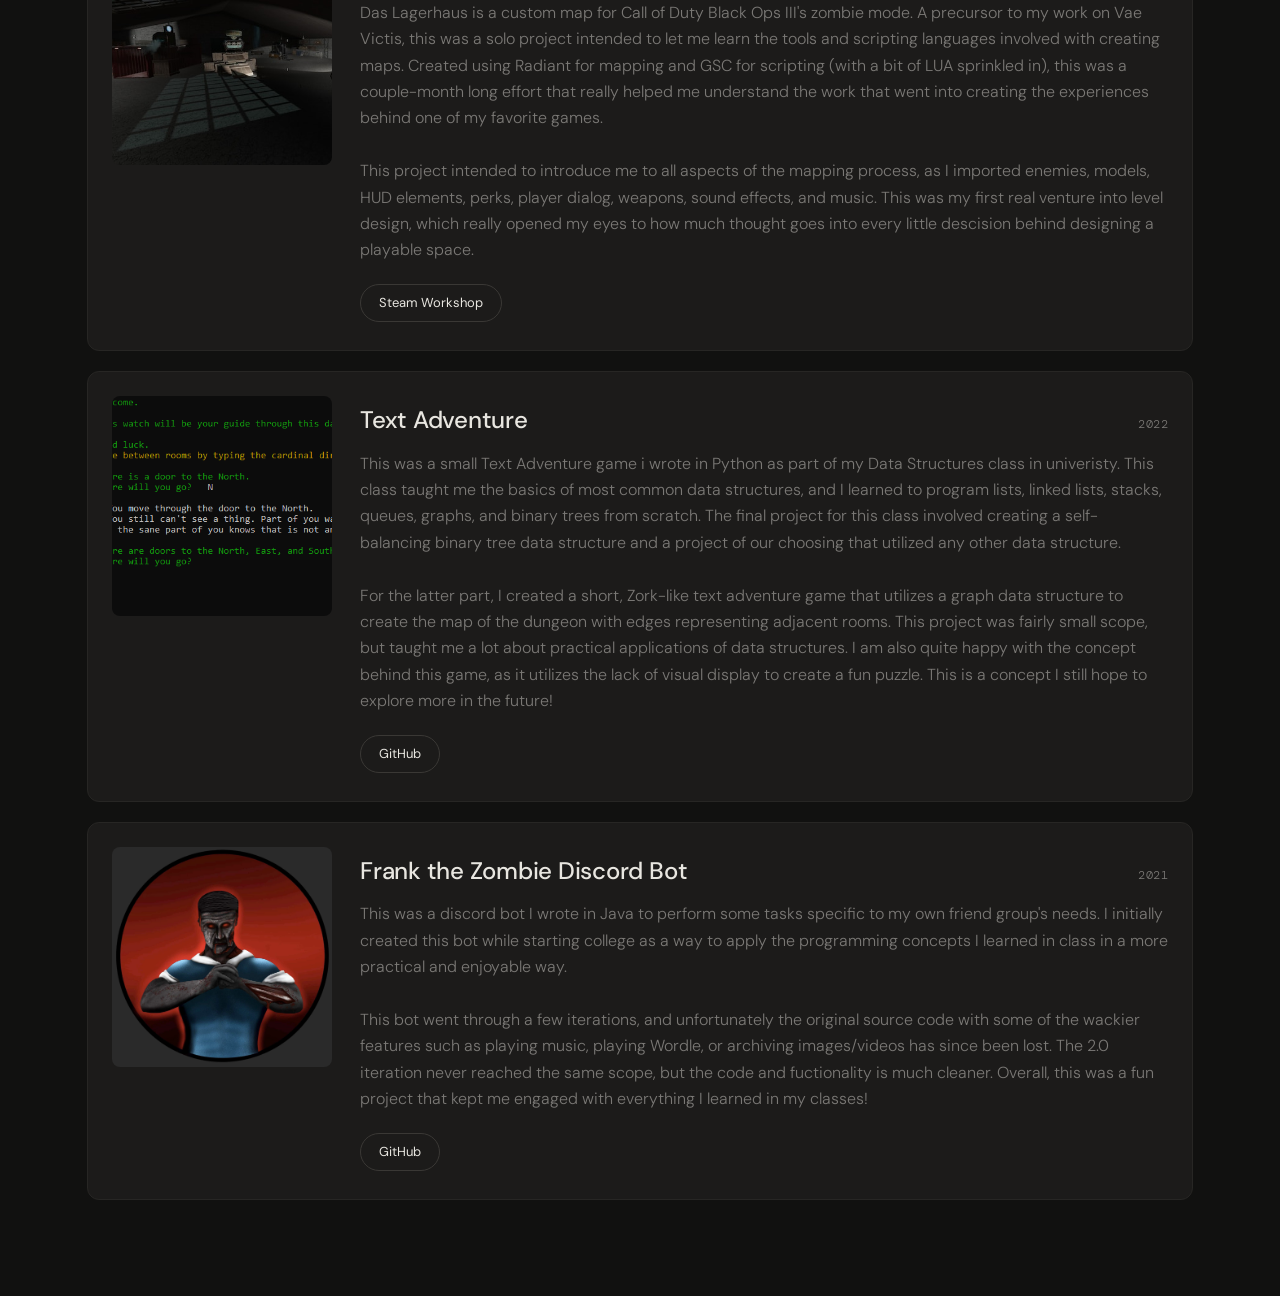
<file: projects.html>
<!DOCTYPE html>
<html lang="en">
<head>
  <meta charset="UTF-8" />
  <meta name="viewport" content="width=device-width, initial-scale=1.0" />
  <title>Ben Monday - Projects</title>
  <link rel="preconnect" href="https://fonts.googleapis.com" />
  <link rel="preconnect" href="https://fonts.gstatic.com" crossorigin />
  <link href="https://fonts.googleapis.com/css2?family=DM+Mono:ital,wght@0,300;0,400;0,500;1,400&family=DM+Sans:ital,opsz,wght@0,9..40,300;0,9..40,400;0,9..40,500;1,9..40,300&display=swap" rel="stylesheet" />
  <link rel="stylesheet" href="style.css" />
</head>
<body>

  <canvas id="stars"></canvas>

  <nav>
    <a href="index.html" class="nav-logo">benmonday.dev</a>
    <ul class="nav-links">
      <li><a href="index.html">Home</a></li>
      <li><a href="projects.html">Projects</a></li>
      <!-- <li><a href="artwork.html">Artwork</a></li> -->
      <li><a href="about.html">About Me</a></li>
      <li><a href="contact.html">Contact Me</a></li>
    </ul>
  </nav>

  <main>
    <div class="container">
      <h2>Projects</h2>

      <div class="projects-list">

        <!-- Sanic Smash -->
        <div class="project-capsule">
          <div class="capsule-thumbnail"> <img src="assets/sanicCover.png" alt="Sanic Smash Remastered Thumbnail"/> </div>
          <div class="capsule-content">
            <div class="capsule-header">
              <div class="capsule-title">Sanic Smash Remastered</div>
              <span class="capsule-year">2025</span>
            </div>
            <p class="capsule-desc">
              While it is a silly project, Sanic Smash Remastered is a very important one to me. This is a remake of a game created by 
              a friend at a summer camp we attended together in middle school, and a love letter to an era of internet culture that I grew up on.
              This camp and silly project played a huge role in sparking my passion for games, so a remake was a way to pay homage to that.<br><br>
              This was my first fully independent project after learning Godot, where every element was created by myself with the exception of the audio assets.
              Despite the silly and immature nature of the project, I am very happy with and proud of the result, and I learned a ton from the experience!

            </p>
            <div class="capsule-links">
              <a href="https://ih8mondays57.itch.io/sanic-smash-remastered" target="_blank" class="btn btn-pill">itch.io</a>
              <a href="https://github.com/benmonday/Sanic-Smash-Remastered" target="_blank" class="btn btn-pill">GitHub</a>
              <a href="https://www.youtube.com/watch?v=pVNK4W375ww" target="_blank" class="btn btn-pill">Trailer</a>
            </div>
          </div>
        </div>

        <!-- Dreams of Mermaid -->
        <div class="project-capsule">
          <div class="capsule-thumbnail"><img src="assets/icon.png" alt="Dreams of Mermaid Thumbnail"/></div>
          <div class="capsule-content">
            <div class="capsule-header">
              <div class="capsule-title">Dreams of Mermaid</div>
              <span class="capsule-year">2025</span>
            </div>
            <p class="capsule-desc">
              This was a small platformer I created to learn Godot. This was a modification of the popular Godot starter tutorials by Brackeys, and utilizes 
              some assets and sounds from that project. This project was a quick one, but was a great introduction to some of the workflows involved in game development
              and a good way to learn the basics of the Godot engine to prepare for my own projects.
            </p>
            <div class="capsule-links">
              <a href="https://ih8mondays57.itch.io/dreams-of-mermaid" target="_blank" class="btn btn-pill">itch.io</a>
              <a href="https://www.youtube.com/watch?v=f6Dkp9pJRcM" target="_blank" class="btn btn-pill">Playthrough Video</a>
            </div>
          </div>
        </div>

        <!-- Capstone -->
        <div class="project-capsule">
          <div class="capsule-thumbnail"><img src="assets/uno.jpg" alt="PKI Scheduling Thumbnail"/></div>
          <div class="capsule-content">
            <div class="capsule-header">
              <div class="capsule-title">Classroom Scheduling Application</div>
              <span class="capsule-year">2024</span>
            </div>
            <p class="capsule-desc">
              My final capstone project for my Computer Science degree was a web application for use by the university to optimize and schedule
              classroom assignments in the computer science building. This application was built using Springboot with a Java backend and React (JavaScript) frontend. 
              We hosted this application on an Apache Tomcat webserver hosted with AWS. <br><br>
              This application was developed in conjunction with three of my peers, and my primary role on the project was developing a recursive scheduling algorithm that 
              took into account the timings of all other scheduled classes, classroom size, class sizes, and class timings to 
              move room assignments around to accomodate changes while mininimally impacting the current schedule. I developed this algorithm using many of the concepts
              I learned from a Graph Theory course I took the previous semester.<br><br>
              By nature this project was one of the largest undertakings I took in school, and it was a very beneficial learning experience. This project was the closest we got 
              to a real world development experience, and I gained a lot of experience working on a team, presenting progress to stakeholders, creating documentation, and meeting deadlines.
            </p>
            <div class="capsule-links">
              <a href="https://github.com/evanriley12/ThePlanners-PKI-Room-Scheduler" target="_blank" class="btn btn-pill">GitHub</a>
            </div>
          </div>
        </div>

        <!-- Computer Graphics -->
        <div class="project-capsule">
          <div class="capsule-thumbnail"><img src="assets/raytracer.png" alt="Renderer and Ray Tracer Thumbnail"/></div>
          <div class="capsule-content">
            <div class="capsule-header">
              <div class="capsule-title">Renderer and Ray Tracer</div>
              <span class="capsule-year">2024</span>
            </div>
            <p class="capsule-desc">
              As part of my Computer Graphics class, I used JavaScript to write a renderer that parses .obj 3D model files and displays them, and a ray tracer that calculates lighting
              and reflection visuals for simple objects. Both of these are highly inefficient when compared to mainstream graphics frameworks such as WebGL, but writing them from scratch
              massively helped me understand what rendering is actually doing. Both rendering and ray tracing are concepts prevalent in games, which made learning about them a very enjoyable experience.<br><br>
              Since these are written in JavaScript, both are directly linked below!
            </p>
            <div class="capsule-links">
              <a href="Renderer/index.html" target="_blank" class="btn btn-pill">Renderer</a>
              <a href="Ray Tracer/index.html" target="_blank" class="btn btn-pill">Ray Tracer</a>
            </div>
          </div>
        </div>

        <!-- Intro to AI -->
        <div class="project-capsule">
          <div class="capsule-thumbnail"><img src="assets/pacman.png" alt="Pac-Man Thumbnail"/></div>
          <div class="capsule-content">
            <div class="capsule-header">
              <div class="capsule-title">Pac-Man Search Algorithms</div>
              <span class="capsule-year">2024</span>
            </div>
            <p class="capsule-desc">
              As part of my Intro to AI course in college, we utilized the UC Berkeley "Pac-Man Projects" to learn a variety of pathfinding and search algorithms.
              These projects were centered on writing AI in Python for Pacman to navigate a maze to eat the dots placed around the maze while avoiding ghosts. I learned about and implemented Depth First 
              Search, Breadth First Search, A* Search, Minimax, and Expectimax algorithms. I also utilized Q learning to create reinforcement algorithms that would learn to solve the mazes faster over time.
              Lastly, we utilized Markov models to inform a forward algorithm to account for the semi-random nature of real Pac-Man games.<br><br>
              I am unfortunately not permitted to share my specific code from these algorithms because the same projects are still being taught and uploading would require posting publicly available solutions.
            </p>
          </div>
        </div>

        <!-- Vae Victis -->
        <div class="project-capsule">
          <div class="capsule-thumbnail"><img src="assets/vaevictis.png" alt="Vae Victis Thumbnail"/></div>
          <div class="capsule-content">
            <div class="capsule-header">
              <div class="capsule-title">Vae Victis</div>
              <span class="capsule-year">2023</span>
            </div>
            <p class="capsule-desc">
              Vae Victis is a custom map for Call of Duty Black Ops III's zombies mode intended to backport elements of future title's open world
              zombies experience to Black Ops III. This project was very large in scope as the game was not designed to handle maps of this size, which required the tools to be pushed to their limits.<br><br>
              This project was developed using BO3's official mod tools which primarily consist of a map editor called Radiant and a C-based scripting language called GSC.<br><br>
              This project was a joint effort, and I was just one member of the development team. My primary role was assisting with level design by handling collision for larger imported meshes of previous
              zombies locations and creating the smaller "filler" style building scattered around the map. This project taught me a lot about level design in a 3D space and was a great opportunity to develop
              a larger-scale project with a team.
            </p>
            <div class="capsule-links">
              <a href="https://steamcommunity.com/sharedfiles/filedetails/?id=3064355026" target="_blank" class="btn btn-pill">Steam Workshop</a>
              <a href="https://youtu.be/J5MzKamkIE8?si=04j9-qgRmAMJuS0W" target="_blank" class="btn btn-pill">Trailer</a>
              <a href="https://youtu.be/cmubFWImof4?si=vU-eVNgb1JQEANOZ" target="_blank" class="btn btn-pill">One of my buidlings</a>
            </div>
          </div>
        </div>

        <!-- Game Engine/Mini Games -->
        <div class="project-capsule">
          <div class="capsule-thumbnail"><img src="assets/flappy.png" alt="Game Engine Thumbnail"/></div>
          <div class="capsule-content">
            <div class="capsule-header">
              <div class="capsule-title">Game Engine/Mini Games</div>
              <span class="capsule-year">2023</span>
            </div>
            <p class="capsule-desc">
              As part of my Intro to Game Programming class in college, I learned the fundamental mechanics behind how a game engine actually works. We spent the 
              semester writing a game engine from scratch in JavaScript. Our final project was to use this game engine we created in class to create two games of
              our own. I created a Flappy Bird clone, and a bullet-hell style dodging game. <br><br>
              Creating a game engine from scratch was a unique experience that I learned a lot from. Previously, any work I had done with games relied on an engine that was
              already made, which made me appreciate just how much heavy lifting was being done by said engine. While I don't see myself ever making a game with my own engine,
              I do appreciate the perspective I gained from writing a very barebones one myself.
            </p>
            <div class="capsule-links">
              <a href="https://github.com/benmonday/Game-Dev-Final" target="_blank" class="btn btn-pill">GitHub</a>
              <a href="https://youtu.be/D1mWRAsQ4gw" target="_blank" class="btn btn-pill">My Games</a>
            </div>
          </div>
        </div>

        <!-- Das Lagerhaus -->
        <div class="project-capsule">
          <div class="capsule-thumbnail"><img src="assets/lagerhaus.png" alt="Das Lagerhaus Thumbnail"/></div>
          <div class="capsule-content">
            <div class="capsule-header">
              <div class="capsule-title">Das Lagerhaus</div>
              <span class="capsule-year">2023</span>
            </div>
            <p class="capsule-desc">
              Das Lagerhaus is a custom map for Call of Duty Black Ops III's zombie mode. A precursor to my work on Vae Victis, this was a solo project intended to let me learn the
              tools and scripting languages involved with creating maps. Created using Radiant for mapping and GSC for scripting (with a bit of LUA sprinkled in), this was a couple-month long
              effort that really helped me understand the work that went into creating the experiences behind one of my favorite games.<br><br>
              This project intended to introduce me to all aspects of the mapping process, as I imported enemies, models, HUD elements, perks, player dialog, weapons, sound effects, and music. This was 
              my first real venture into level design, which really opened my eyes to how much thought goes into every little descision behind designing a playable space.
            </p>
            <div class="capsule-links">
              <a href="https://steamcommunity.com/sharedfiles/filedetails/?id=2850880359" target="_blank" class="btn btn-pill">Steam Workshop</a>
            </div>
          </div>
        </div>

        <!-- Text Adventure -->
        <div class="project-capsule">
          <div class="capsule-thumbnail"><img src="assets/text.png" alt="Text Adventure Thumbnail"/></div>
          <div class="capsule-content">
            <div class="capsule-header">
              <div class="capsule-title">Text Adventure</div>
              <span class="capsule-year">2022</span>
            </div>
            <p class="capsule-desc">
              This was a small Text Adventure game i wrote in Python as part of my Data Structures class in univeristy. This class taught me the basics of most common data structures,
              and I learned to program lists, linked lists, stacks, queues, graphs, and binary trees from scratch. The final project for this class involved creating a self-balancing binary tree
              data structure and a project of our choosing that utilized any other data structure.<br><br>
              For the latter part, I created a short, Zork-like text adventure game that utilizes a graph data structure to create the map of the dungeon with edges representing adjacent rooms.
              This project was fairly small scope, but taught me a lot about practical applications of data structures. I am also quite happy with the concept behind this game, as it utilizes the
              lack of visual display to create a fun puzzle. This is a concept I still hope to explore more in the future!
            </p>
            <div class="capsule-links">
              <a href="https://github.com/benmonday/Text-Adventure" target="_blank" class="btn btn-pill">GitHub</a>
            </div>
          </div>
        </div>

        <!-- Frank -->
        <div class="project-capsule">
          <div class="capsule-thumbnail"><img src="assets/frank.png" alt="Frank the Zombie Thumbnail"/></div>
          <div class="capsule-content">
            <div class="capsule-header">
              <div class="capsule-title">Frank the Zombie Discord Bot</div>
              <span class="capsule-year">2021</span>
            </div>
            <p class="capsule-desc">
              This was a discord bot I wrote in Java to perform some tasks specific to my own friend group's needs. I initially created this bot
              while starting college as a way to apply the programming concepts I learned in class in a more practical and enjoyable way. <br><br> This bot went
              through a few iterations, and unfortunately the original source code with some of the wackier features such as playing music, playing Wordle, or
              archiving images/videos has since been lost. The 2.0 iteration never reached the same scope, but the code and fuctionality is much cleaner. Overall, this was
              a fun project that kept me engaged with everything I learned in my classes!
            </p>
            <div class="capsule-links">
              <a href="https://github.com/benmonday/FrankTheZombie" target="_blank" class="btn btn-pill">GitHub</a>
            </div>
          </div>
        </div>

      </div>
    </div>
  </main>
</body>
</html>
</file>
<file: style.css>
*, *::before, *::after { box-sizing: border-box; margin: 0; padding: 0; }

:root {
  --bg: #111110;
  --surface: #1c1b1a;
  --border: #272624;
  --border-strong: #3a3835;
  --text: #e8e6e0;
  --muted: #7a7875;
  --accent: #e8e6e0;
  --tag-bg: #1e1d1c;
  --tag-text: #9a9790;
  --nav-h: 64px;
  --page-max: 1170px;
  --font-sans: 'DM Sans', sans-serif;
  --font-mono: 'DM Mono', monospace;
}

html { scroll-behavior: smooth; }

body {
  font-family: var(--font-sans);
  background: var(--bg);
  color: var(--text);
  line-height: 1.7;
  font-size: 16px;
  font-weight: 300;
}

/* Naviagtion pane */
nav {
  position: fixed;
  top: 0; left: 0; right: 0;
  height: var(--nav-h);
  background: var(--bg);
  border-bottom: 1px solid var(--border);
  display: flex;
  align-items: center;
  justify-content: space-between;
  padding: 0 32px;
  z-index: 100;
}

.nav-logo {
  font-family: var(--font-mono);
  font-size: 14px;
  font-weight: 500;
  letter-spacing: 0.02em;
  color: var(--text);
  text-decoration: none;
}

.nav-links {
  display: flex;
  gap: 32px;
  list-style: none;
}

.nav-links a {
  font-size: 14px;
  font-weight: 400;
  color: var(--muted);
  text-decoration: none;
  letter-spacing: 0.01em;
  transition: color 0.15s;
}

.nav-links a:hover,
.nav-links a.active { color: var(--text); }

/* Canvas for stars */
#stars {
  position: fixed;
  top: 0; left: 0;
  width: 100%; height: 100%;
  pointer-events: none;
  z-index: 0;
}

/* Main */
main {
  padding-top: calc(var(--nav-h) + 64px);
  padding-bottom: 96px;
  min-height: 100vh;
  position: relative;
  z-index: 1;
}

/* footer { position: relative; z-index: 1; } */

.container {
  max-width: var(--page-max);
  margin: 0 auto;
  padding: 0 32px;
}

/* Fonts */
h1 {
  font-size: clamp(38px, 5vw, 58px);
  font-weight: 300;
  line-height: 1.15;
  letter-spacing: -0.03em;
  margin-bottom: 20px;
}

h2 {
  font-size: 17px;
  font-weight: 500;
  letter-spacing: 0.08em;
  text-transform: uppercase;
  color: var(--muted);
  margin-bottom: 24px;
}

h3 {
  font-size: 18px;
  font-weight: 500;
  margin-bottom: 6px;
}

p { color: var(--muted); margin-bottom: 16px; }
p:last-child { margin-bottom: 0; }

.mono {
  font-family: var(--font-mono);
  font-size: 14px;
}

/* Diveder */
.divider {
  border: none;
  border-top: 1px solid var(--border);
  margin: 48px 0;
}

/* Home page */

.hero { padding-top: 32px; }

.hero-eyebrow {
  font-family: var(--font-mono);
  font-size: 13px;
  color: var(--muted);
  letter-spacing: 0.04em;
  margin-bottom: 24px;
  display: block;
}

.hero h1 em { font-style: italic; font-weight: 300; }

.hero-desc {
  font-size: 18px;
  max-width: 520px;
  margin-bottom: 40px;
  line-height: 1.75;
}

.hero-cta {
  display: flex;
  gap: 16px;
  flex-wrap: wrap;
}

.btn {
  display: inline-flex;
  align-items: center;
  gap: 6px;
  padding: 10px 20px;
  border-radius: 4px;
  font-size: 14px;
  font-weight: 400;
  text-decoration: none;
  cursor: pointer;
  border: 1px solid var(--border-strong);
  transition: all 0.15s;
  font-family: var(--font-sans);
  background: transparent;
  color: var(--text);
}

.btn:hover { background: var(--surface); border-color: var(--text); }

.btn-fill {
  background: var(--text);
  color: var(--bg);
  border-color: var(--text);
}

.btn-fill:hover { background: #d0cdc6; border-color: #d0cdc6; color: #111110; }

.hero-stats {
  display: flex;
  gap: 48px;
  margin-top: 64px;
  padding-top: 40px;
  border-top: 1px solid var(--border);
}

.stat-label {
  font-family: var(--font-mono);
  font-size: 11px;
  letter-spacing: 0.06em;
  text-transform: uppercase;
  color: var(--muted);
  display: block;
  margin-bottom: 4px;
}

.stat-value {
  font-size: 26px;
  font-weight: 300;
  letter-spacing: -0.02em;
}

/* Project page */
.projects-list {
  display: flex;
  flex-direction: column;
  gap: 20px;
}

.project-capsule {
  background: var(--surface);
  border: 1px solid var(--border);
  border-radius: 12px;
  padding: 24px;
  display: grid;
  grid-template-columns: 220px 1fr;
  gap: 28px;
  align-items: stretch;
  transition: border-color 0.15s, background 0.15s;
}

.project-capsule:hover {
  border-color: var(--border-strong);
  background: #1f1e1d;
}

.capsule-thumbnail {
  background: var(--border);
  border-radius: 8px;
  overflow: hidden;
  align-self: start;
  aspect-ratio: 1 / 1;
}

.capsule-thumbnail img {
  width: 100%;
  height: 100%;
  object-fit: cover;
  display: block;
}

.capsule-content {
  display: flex;
  flex-direction: column;
  padding: 4px 0;
}

.capsule-header {
  display: flex;
  justify-content: space-between;
  align-items: baseline;
  gap: 16px;
  margin-bottom: 10px;
}

.capsule-title {
  font-size: 24px;
  font-weight: 500;
  color: var(--text);
  letter-spacing: -0.01em;
}

.capsule-year {
  font-family: var(--font-mono);
  font-size: 12px;
  color: var(--muted);
  letter-spacing: 0.04em;
  flex-shrink: 0;
}

.capsule-desc {
  font-size: 16px;
  color: var(--muted);
  line-height: 1.65;
  margin-bottom: 0;
  flex: 1;
}

.capsule-links {
  display: flex;
  gap: 8px;
  flex-wrap: wrap;
  margin-top: 20px;
}

.btn-pill {
  border-radius: 20px;
  padding: 7px 18px;
  font-size: 13px;
}

/* About page */
.about-grid {
  display: grid;
  grid-template-columns: 1fr 1.6fr;
  gap: 64px;
  align-items: start;
}

.avatar {
  width: 100%;
  aspect-ratio: 1;
  background: var(--border);
  border-radius: 6px;
  margin-bottom: 24px;
  overflow: hidden;
  position: relative;
  display: flex;
  align-items: center;
  justify-content: center;
}

.avatar-placeholder {
  font-family: var(--font-mono);
  font-size: 12px;
  color: var(--muted);
  text-align: center;
}

.contact-list {
  list-style: none;
  display: flex;
  flex-direction: column;
  gap: 8px;
}

.contact-list a {
  font-family: var(--font-mono);
  font-size: 16px;
  color: var(--muted);
  text-decoration: none;
  display: flex;
  align-items: center;
  gap: 8px;
  transition: color 0.15s;
}

.contact-list a:hover { color: var(--text); }

.skill-group { margin-bottom: 32px; }

.skill-group-title {
  font-family: var(--font-mono);
  font-size: 14px;
  letter-spacing: 0.06em;
  text-transform: uppercase;
  color: var(--muted);
  margin-bottom: 12px;
}

.skill-pills {
  display: flex;
  flex-wrap: wrap;
  gap: 6px;
}

.skill-pill {
  background: var(--tag-bg);
  color: var(--tag-text);
  font-size: 14px;
  padding: 4px 12px;
  border-radius: 20px;
  border: 1px solid var(--border);
}

.timeline {
  display: flex;
  flex-direction: column;
  gap: 24px;
}

.timeline-item {
  display: grid;
  grid-template-columns: 90px 1fr;
  gap: 24px;
}

.timeline-date {
  font-family: var(--font-mono);
  font-size: 12px;
  color: var(--muted);
  padding-top: 2px;
}

.timeline-role {
  font-weight: 500;
  font-size: 18px;
  margin-bottom: 2px;
  color: var(--text);
}

.timeline-org {
  font-size: 16px;
  color: var(--muted);
  margin-bottom: 6px;
}

.timeline-desc {
  font-size: 16px;
  color: var(--muted);
  margin: 0;
  line-height: 1.6;
}

/* Contact page */
.contact-layout {
  display: grid;
  grid-template-columns: 1fr 1.5fr;
  gap: 64px;
  align-items: start;
}

.contact-intro h1 { font-size: 42px; }

.contact-method {
  display: flex;
  flex-direction: column;
  gap: 20px;
  margin-top: 32px;
}

.method-item {
  display: flex;
  flex-direction: column;
  gap: 2px;
}

.method-label {
  font-family: var(--font-mono);
  font-size: 11px;
  letter-spacing: 0.06em;
  text-transform: uppercase;
  color: var(--muted);
}

.method-value {
  font-size: 15px;
  color: var(--text);
  text-decoration: none;
}

.method-value:hover { text-decoration: underline; }

.contact-form {
  background: var(--surface);
  border: 1px solid var(--border);
  border-radius: 8px;
  padding: 32px;
  display: flex;
  flex-direction: column;
  gap: 20px;
}

.form-group {
  display: flex;
  flex-direction: column;
  gap: 6px;
}

label {
  font-size: 13px;
  font-weight: 400;
  color: var(--muted);
  letter-spacing: 0.01em;
}

input, textarea {
  width: 100%;
  background: var(--bg);
  border: 1px solid var(--border);
  border-radius: 4px;
  padding: 10px 14px;
  font-family: var(--font-sans);
  font-size: 14px;
  font-weight: 300;
  color: var(--text);
  outline: none;
  transition: border-color 0.15s;
  resize: none;
}

input:focus, textarea:focus { border-color: var(--border-strong); }

textarea { min-height: 120px; line-height: 1.6; }

.form-submit { align-self: flex-start; }

/* Footer */

/*footer {
  border-top: 1px solid var(--border);
  padding: 24px 32px;
  display: flex;
  justify-content: space-between;
  align-items: center;
  font-family: var(--font-mono);
  font-size: 12px;
  color: var(--muted);
}*/

@media (max-width: 680px) {
  .about-grid, .contact-layout { grid-template-columns: 1fr; gap: 40px; }
  .hero-stats { gap: 32px; flex-wrap: wrap; }
  nav { padding: 0 16px; }
  .container { padding: 0 20px; }
  .project-capsule { grid-template-columns: 1fr; }
  .capsule-thumbnail { min-height: 180px; }
}
</file>
<file: Categoricle/style.css>
* {
  box-sizing: border-box;
}

html, body {
  height: 100%;
  margin: 0;
}

:root {
  --bg-body: #15171c;
  --topbar-bg: #101114;
  --topbar-text: #f2f2f2;
  --subtitle-color: #9a9a9a;
  --workspace-bg: #1c1e24;
  --workspace-border: #3a3d46;
  --grid-line: rgba(255, 255, 255, 0.04);
  --box-bg: #2a2d35;
  --box-border: #3f434e;
  --box-text: #f2f2f2;
  --box-shadow: rgba(0, 0, 0, 0.4);
  --stat-label: #8a8a8a;
  --button-bg: #2a2d35;
  --button-bg-hover: #383c46;
  --button-text: #f2f2f2;
  --win-overlay-bg: rgba(0, 0, 0, 0.7);
  --win-card-bg: #202329;
  --win-card-text: #eee;
  --win-card-subtext: #aaa;
}

body {
  font-family: -apple-system, BlinkMacSystemFont, "Segoe UI", Roboto, Helvetica, Arial, sans-serif;
  background: var(--bg-body);
  color: var(--box-text);
  display: flex;
  flex-direction: column;
  height: 100vh;
  overflow: hidden;
  transition: background 0.2s ease, color 0.2s ease;
}

.topbar {
  display: flex;
  justify-content: space-between;
  align-items: center;
  padding: 14px 28px;
  background: var(--topbar-bg);
  color: var(--topbar-text);
  flex-shrink: 0;
  gap: 20px;
  flex-wrap: wrap;
  transition: background 0.2s ease, color 0.2s ease;
}

.title-block h1 {
  margin: 0;
  font-size: 22px;
  letter-spacing: 0.5px;
}

.subtitle {
  margin: 2px 0 0;
  font-size: 12.5px;
  color: var(--subtitle-color);
}

.stats {
  display: flex;
  align-items: center;
  gap: 20px;
}

.stat {
  display: flex;
  flex-direction: column;
  align-items: center;
  min-width: 60px;
}

.stat-label {
  font-size: 11px;
  text-transform: uppercase;
  letter-spacing: 0.5px;
  color: var(--stat-label);
}

.stat-value {
  font-size: 18px;
  font-weight: 700;
}

#reset-btn, #auto-solve-btn {
  background: var(--button-bg);
  color: var(--button-text);
  border: none;
  border-radius: 8px;
  padding: 10px 16px;
  font-size: 14px;
  font-weight: 600;
  cursor: pointer;
  transition: background 0.15s ease;
}

#reset-btn:hover, #auto-solve-btn:hover {
  background: var(--button-bg-hover);
}

#auto-solve-btn {
  border: 1px dashed var(--box-border);
  font-size: 12.5px;
}

.workspace {
  position: relative;
  flex: 1;
  margin: 16px;
  border: 2px dashed var(--workspace-border);
  border-radius: 12px;
  background:
    linear-gradient(90deg, var(--grid-line) 1px, transparent 1px) 0 0 / 40px 40px,
    linear-gradient(0deg, var(--grid-line) 1px, transparent 1px) 0 0 / 40px 40px,
    var(--workspace-bg);
  overflow: visible;
  touch-action: none;
  transition: background 0.2s ease, border-color 0.2s ease;
}

.fireworks-canvas {
  position: absolute;
  inset: 0;
  width: 100%;
  height: 100%;
  pointer-events: none;
  z-index: 0;
}

.box {
  position: absolute;
  min-width: 110px;
  max-width: 260px;
  padding: 12px 16px;
  background: var(--box-bg);
  border: 2px solid var(--box-border);
  border-radius: 10px;
  box-shadow: 0 2px 4px var(--box-shadow);
  color: var(--box-text);
  font-weight: 600;
  font-size: 14px;
  text-align: center;
  display: flex;
  align-items: center;
  justify-content: center;
  cursor: grab;
  user-select: none;
  -webkit-user-select: none;
  touch-action: none;
  transition: box-shadow 0.15s ease, transform 0.15s ease, background 0.3s ease, left 0.3s ease, top 0.3s ease, border-color 0.2s ease, color 0.2s ease;
}

.box.dragging {
  cursor: grabbing;
  box-shadow: 0 8px 18px rgba(0, 0, 0, 0.35);
  transform: scale(1.05);
  transition: none;
}

.box.merge-correct {
  animation: correctMerge 0.55s ease;
}

@keyframes correctMerge {
  0% { transform: scale(0.9); box-shadow: 0 0 0 0 rgba(34, 197, 94, 0.9), 0 2px 4px var(--box-shadow); }
  50% { transform: scale(1.06); box-shadow: 0 0 0 8px rgba(34, 197, 94, 0.4), 0 2px 4px var(--box-shadow); }
  100% { transform: scale(1); box-shadow: 0 0 0 0 rgba(34, 197, 94, 0), 0 2px 4px var(--box-shadow); }
}

.box.miss-shake {
  animation: missShake 0.5s ease;
}

@keyframes missShake {
  0%, 100% { transform: translateX(0); box-shadow: 0 0 0 0 rgba(239, 68, 68, 0), 0 2px 4px var(--box-shadow); }
  15% { transform: translateX(-6px); box-shadow: 0 0 0 6px rgba(239, 68, 68, 0.55), 0 2px 4px var(--box-shadow); }
  30% { transform: translateX(6px); }
  45% { transform: translateX(-4px); box-shadow: 0 0 0 4px rgba(239, 68, 68, 0.35), 0 2px 4px var(--box-shadow); }
  60% { transform: translateX(4px); }
  75% { transform: translateX(-2px); }
  90% { transform: translateX(2px); }
}

.box.solved {
  color: #fff;
  border-color: transparent;
  font-size: 15px;
  text-transform: uppercase;
  letter-spacing: 0.5px;
  box-shadow: 0 3px 10px rgba(0, 0, 0, 0.3);
}

.box .word-count {
  color: #fbbf24;
  font-weight: 800;
  margin-left: 1px;
}

.box[data-words]::after {
  content: attr(data-words);
  position: absolute;
  left: 50%;
  bottom: 100%;
  transform: translateX(-50%) translateY(-6px);
  background: #101114;
  color: #f2f2f2;
  padding: 8px 12px;
  border-radius: 8px;
  font-size: 12px;
  font-weight: 500;
  text-transform: none;
  letter-spacing: normal;
  white-space: normal;
  text-align: left;
  width: max-content;
  max-width: 260px;
  line-height: 1.4;
  opacity: 0;
  pointer-events: none;
  box-shadow: 0 6px 16px rgba(0, 0, 0, 0.4);
  transition: opacity 0.15s ease, transform 0.15s ease;
  z-index: 500;
}

.box[data-words].tooltip-visible::after {
  opacity: 1;
  transform: translateX(-50%) translateY(-2px);
}

.box.selected {
  box-shadow: 0 0 0 3px #6366f1, 0 2px 4px var(--box-shadow);
}

.win-overlay {
  position: fixed;
  inset: 0;
  background: var(--win-overlay-bg);
  display: flex;
  align-items: center;
  justify-content: center;
  z-index: 2000;
}

.win-overlay.hidden {
  display: none;
}

.win-card {
  position: relative;
  background: var(--win-card-bg);
  color: var(--win-card-text);
  padding: 32px 40px;
  border-radius: 14px;
  text-align: center;
  box-shadow: 0 12px 40px rgba(0, 0, 0, 0.4);
}

.win-close {
  position: absolute;
  top: 10px;
  right: 12px;
  background: transparent;
  border: none;
  color: var(--win-card-subtext);
  font-size: 22px;
  line-height: 1;
  cursor: pointer;
  padding: 4px 8px;
  border-radius: 6px;
  transition: background 0.15s ease, color 0.15s ease;
}

.win-close:hover {
  background: rgba(255, 255, 255, 0.08);
  color: var(--win-card-text);
}

.win-card h2 {
  margin: 0 0 8px;
  font-size: 26px;
}

.win-card p {
  margin: 0 0 20px;
  color: var(--win-card-subtext);
}
</file>
